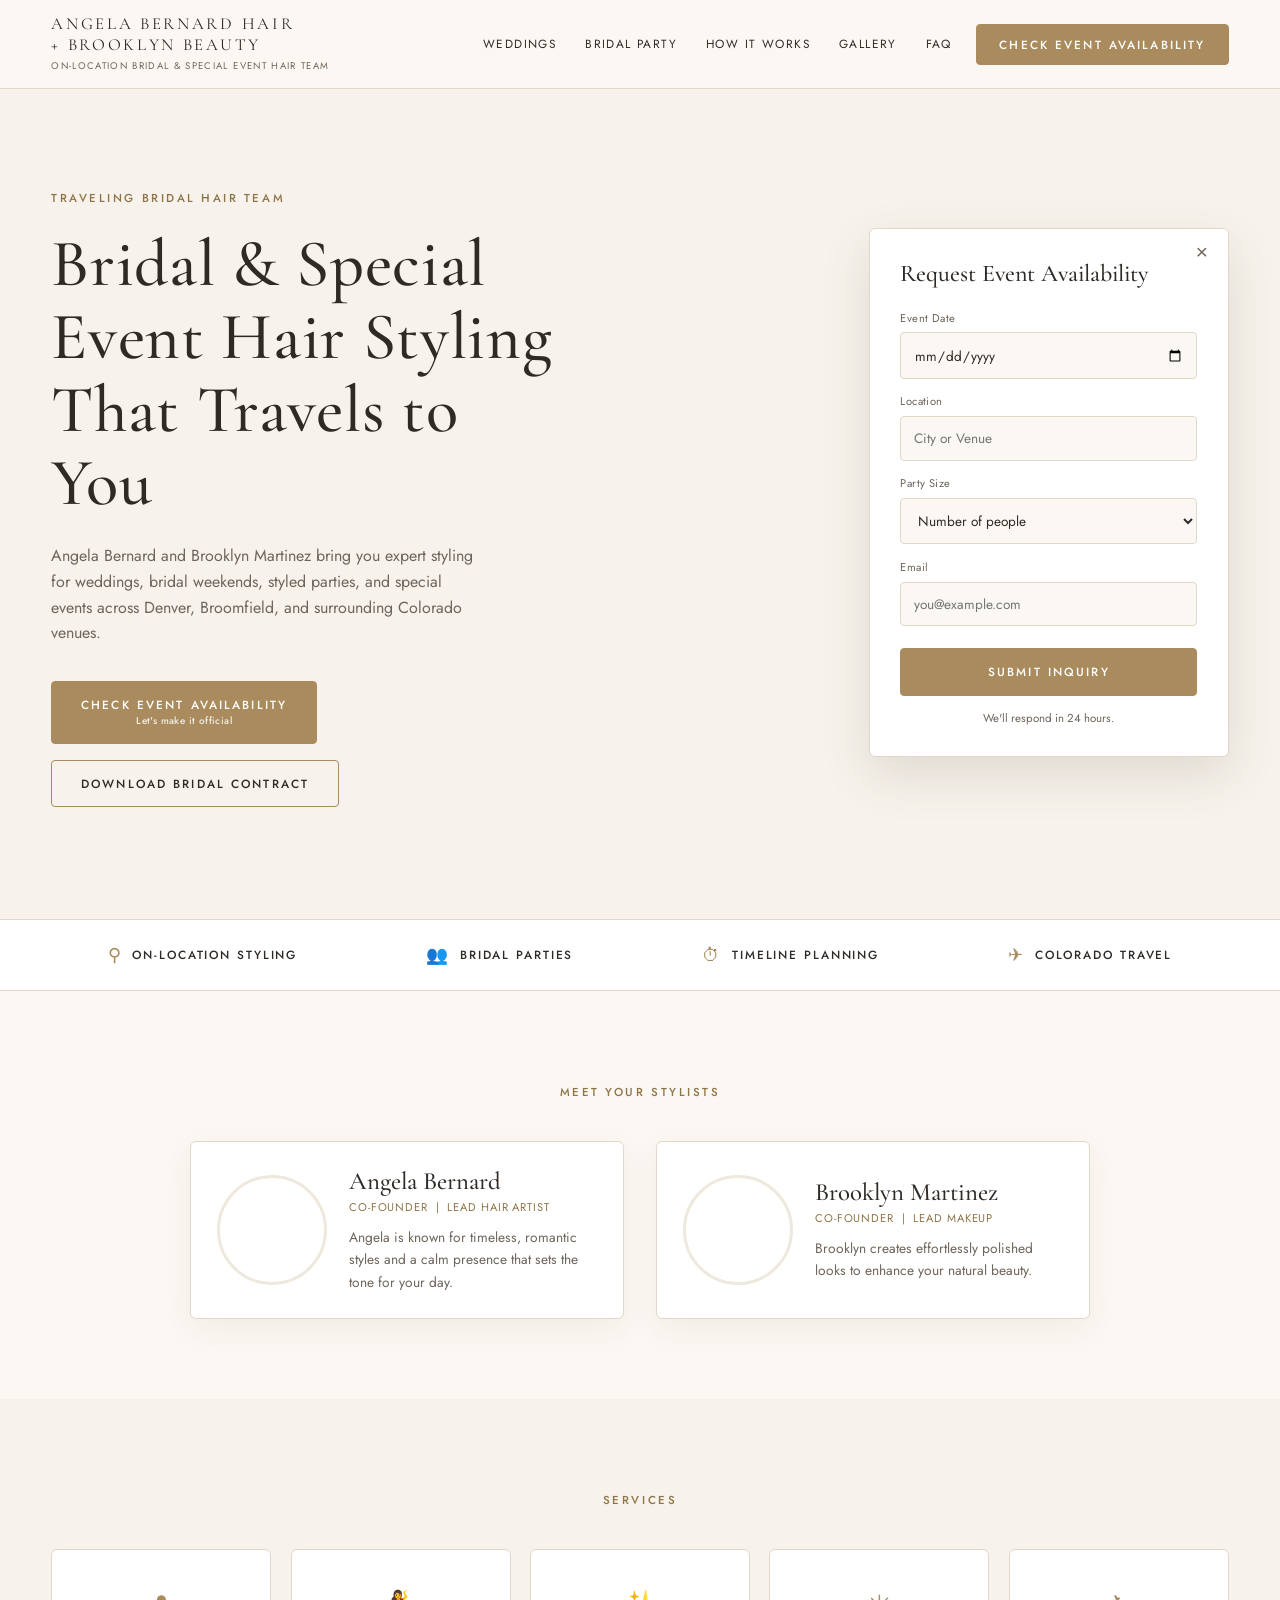
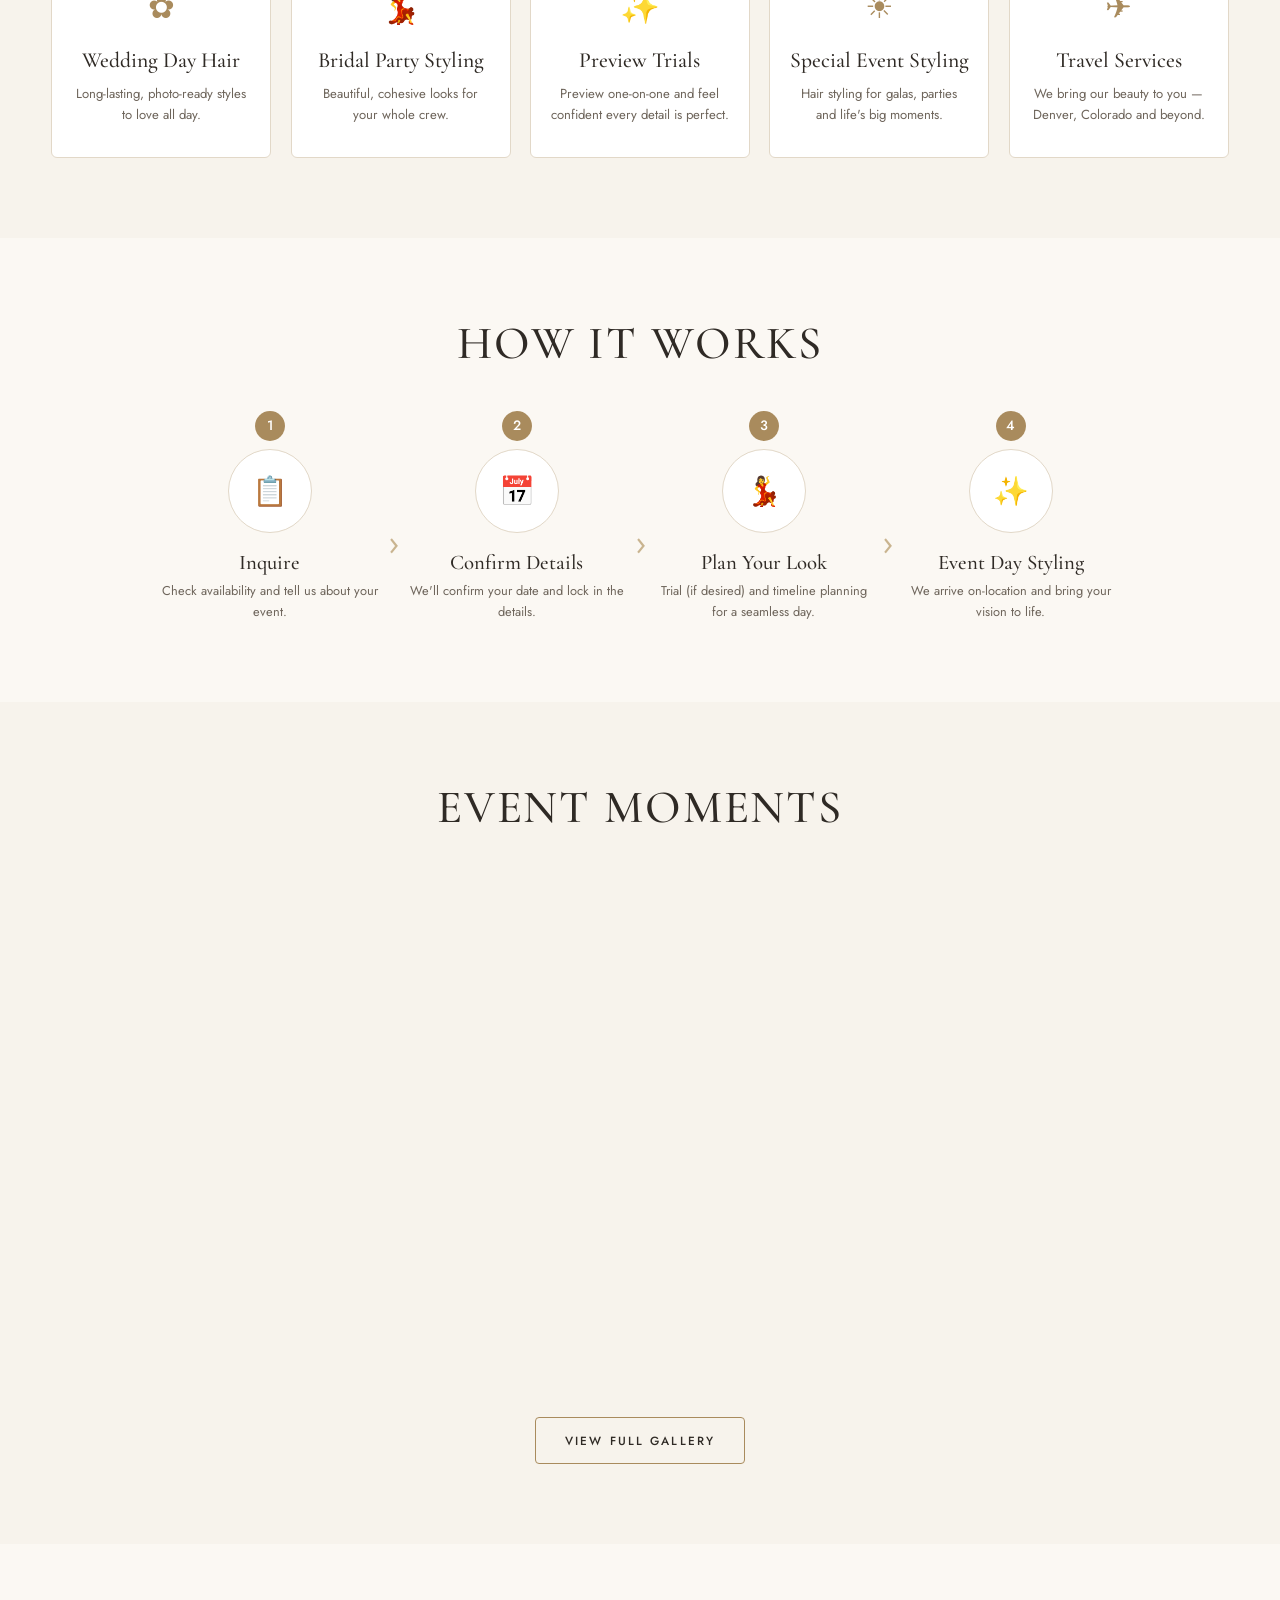
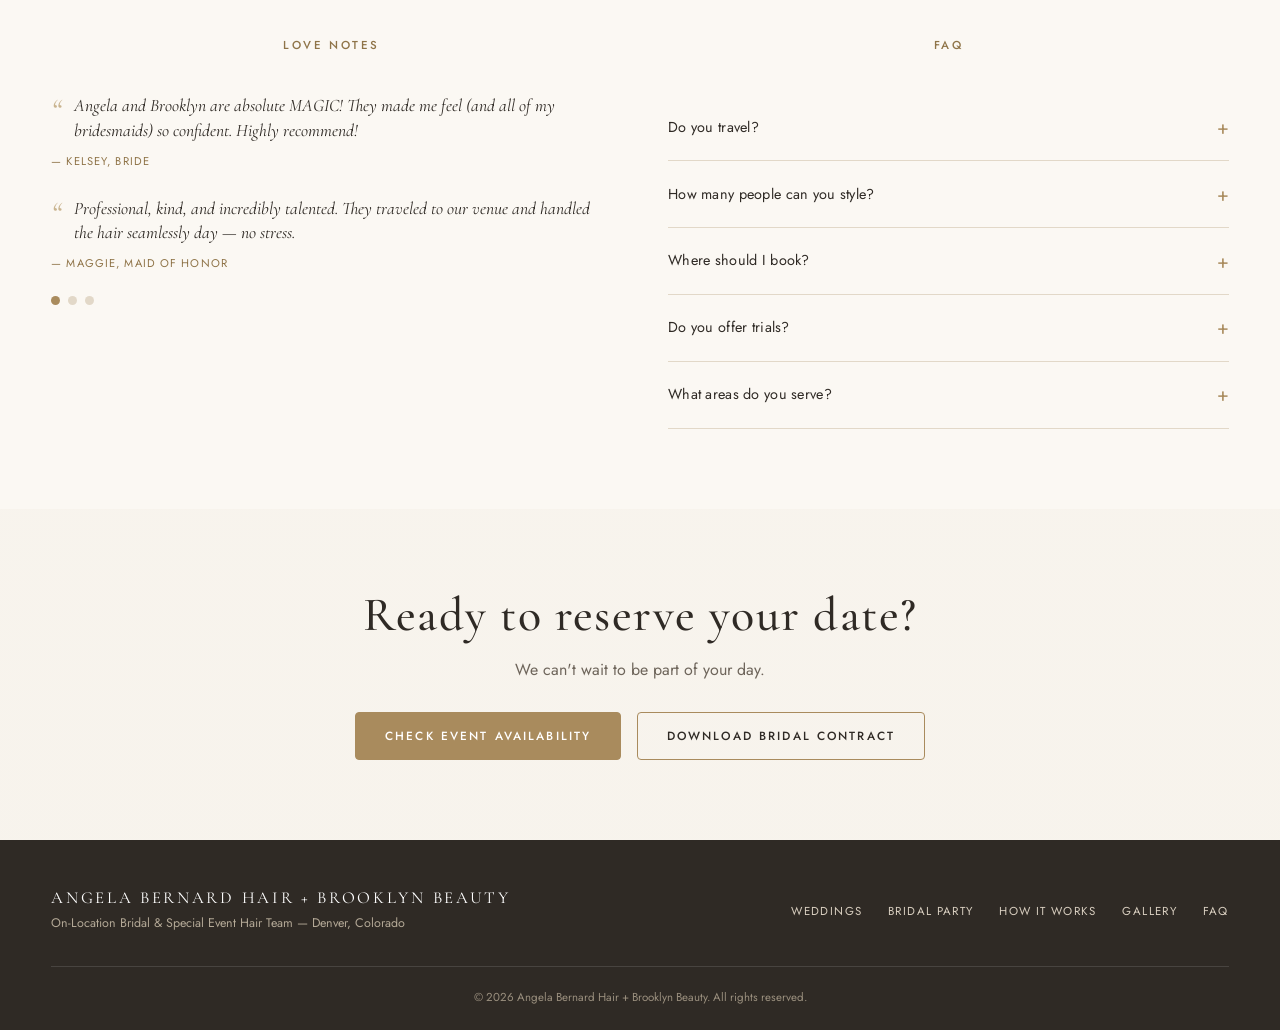
<file: index.html>
<!DOCTYPE html>
<html lang="en">
<head>
  <meta charset="UTF-8" />
  <meta name="viewport" content="width=device-width, initial-scale=1.0" />
  <title>Angela Bernard Hair + Brooklyn Beauty — On-Location Bridal &amp; Special Event Hair</title>
  <meta name="description" content="Angela Bernard and Brooklyn Martinez bring expert on-location hair and makeup styling for weddings, bridal weekends, styled parties, and special events across Denver, Broomfield, and surrounding Colorado venues." />
  <link rel="preconnect" href="https://fonts.googleapis.com" />
  <link rel="preconnect" href="https://fonts.gstatic.com" crossorigin />
  <link href="https://fonts.googleapis.com/css2?family=Cormorant+Garamond:ital,wght@0,400;0,500;0,600;1,400&family=Jost:wght@300;400;500;600&display=swap" rel="stylesheet" />
  <link rel="stylesheet" href="styles.css" />
</head>
<body>
  <!-- Header -->
  <header class="site-header" id="top">
    <div class="container header-inner">
      <a href="#top" class="brand">
        <span class="brand-name">Angela Bernard Hair<br />+ Brooklyn Beauty</span>
        <span class="brand-tag">On-Location Bridal &amp; Special Event Hair Team</span>
      </a>
      <nav class="main-nav" aria-label="Primary">
        <a href="#weddings">Weddings</a>
        <a href="#services">Bridal Party</a>
        <a href="#how-it-works">How It Works</a>
        <a href="#gallery">Gallery</a>
        <a href="#faq">FAQ</a>
      </nav>
      <a href="#availability" class="btn btn-solid header-cta">Check Event Availability</a>
      <button class="nav-toggle" aria-label="Open menu" aria-expanded="false">
        <span></span><span></span><span></span>
      </button>
    </div>
  </header>

  <!-- Hero -->
  <section class="hero">
    <div class="hero-media" role="img" aria-label="Bridal party getting their hair styled on location"></div>
    <div class="hero-overlay"></div>
    <div class="container hero-grid">
      <div class="hero-copy">
        <p class="eyebrow">Traveling Bridal Hair Team</p>
        <h1>Bridal &amp; Special Event Hair Styling That Travels to You</h1>
        <p class="hero-lead">
          Angela Bernard and Brooklyn Martinez bring you expert styling for weddings, bridal
          weekends, styled parties, and special events across Denver, Broomfield, and
          surrounding Colorado venues.
        </p>
        <div class="hero-actions">
          <a href="#availability" class="btn btn-solid">
            Check Event Availability
            <span class="btn-sub">Let's make it official</span>
          </a>
          <a href="#contract" class="btn btn-outline">Download Bridal Contract</a>
        </div>
      </div>

      <!-- Inquiry form -->
      <form class="inquiry-card" id="availability" novalidate>
        <button type="button" class="card-close" aria-label="Close">&times;</button>
        <h2 class="inquiry-title">Request Event Availability</h2>

        <label for="event-date">Event Date</label>
        <input type="date" id="event-date" name="event-date" />

        <label for="location">Location</label>
        <input type="text" id="location" name="location" placeholder="City or Venue" />

        <label for="party-size">Party Size</label>
        <select id="party-size" name="party-size">
          <option value="" disabled selected>Number of people</option>
          <option>1 (Bride / Individual)</option>
          <option>2–4</option>
          <option>5–8</option>
          <option>9–12</option>
          <option>13+</option>
        </select>

        <label for="email">Email</label>
        <input type="email" id="email" name="email" placeholder="you@example.com" />

        <button type="submit" class="btn btn-solid btn-block">Submit Inquiry</button>
        <p class="inquiry-note">We'll respond in 24 hours.</p>
      </form>
    </div>

    <!-- Feature bar -->
    <div class="feature-bar">
      <div class="container feature-bar-inner">
        <div class="feature"><span class="feature-icon">&#9906;</span> On-Location Styling</div>
        <div class="feature"><span class="feature-icon">&#128101;</span> Bridal Parties</div>
        <div class="feature"><span class="feature-icon">&#9201;</span> Timeline Planning</div>
        <div class="feature"><span class="feature-icon">&#9992;</span> Colorado Travel</div>
      </div>
    </div>
  </section>

  <!-- Meet Your Stylists -->
  <section class="stylists" id="weddings">
    <div class="container">
      <p class="section-label">Meet Your Stylists</p>
      <div class="stylist-grid">
        <article class="stylist-card">
          <div class="stylist-photo stylist-photo--angela" role="img" aria-label="Angela Bernard"></div>
          <div class="stylist-info">
            <h3>Angela Bernard</h3>
            <p class="stylist-role">Co-Founder &nbsp;|&nbsp; Lead Hair Artist</p>
            <p class="stylist-bio">
              Angela is known for timeless, romantic styles and a calm presence that sets the
              tone for your day.
            </p>
          </div>
        </article>
        <article class="stylist-card">
          <div class="stylist-photo stylist-photo--brooklyn" role="img" aria-label="Brooklyn Martinez"></div>
          <div class="stylist-info">
            <h3>Brooklyn Martinez</h3>
            <p class="stylist-role">Co-Founder &nbsp;|&nbsp; Lead Makeup</p>
            <p class="stylist-bio">
              Brooklyn creates effortlessly polished looks to enhance your natural beauty.
            </p>
          </div>
        </article>
      </div>
    </div>
  </section>

  <!-- Services -->
  <section class="services" id="services">
    <div class="container">
      <p class="section-label">Services</p>
      <div class="service-grid">
        <article class="service-card">
          <div class="service-icon">&#10047;</div>
          <h3>Wedding Day Hair</h3>
          <p>Long-lasting, photo-ready styles to love all day.</p>
        </article>
        <article class="service-card">
          <div class="service-icon">&#128131;</div>
          <h3>Bridal Party Styling</h3>
          <p>Beautiful, cohesive looks for your whole crew.</p>
        </article>
        <article class="service-card">
          <div class="service-icon">&#10024;</div>
          <h3>Preview Trials</h3>
          <p>Preview one-on-one and feel confident every detail is perfect.</p>
        </article>
        <article class="service-card">
          <div class="service-icon">&#9728;</div>
          <h3>Special Event Styling</h3>
          <p>Hair styling for galas, parties and life's big moments.</p>
        </article>
        <article class="service-card">
          <div class="service-icon">&#9992;</div>
          <h3>Travel Services</h3>
          <p>We bring our beauty to you — Denver, Colorado and beyond.</p>
        </article>
      </div>
    </div>
  </section>

  <!-- How It Works -->
  <section class="how-it-works" id="how-it-works">
    <div class="container">
      <h2 class="section-heading">How It Works</h2>
      <div class="steps">
        <div class="step">
          <span class="step-num">1</span>
          <div class="step-icon">&#128203;</div>
          <h3>Inquire</h3>
          <p>Check availability and tell us about your event.</p>
        </div>
        <div class="step-arrow">&rsaquo;</div>
        <div class="step">
          <span class="step-num">2</span>
          <div class="step-icon">&#128197;</div>
          <h3>Confirm Details</h3>
          <p>We'll confirm your date and lock in the details.</p>
        </div>
        <div class="step-arrow">&rsaquo;</div>
        <div class="step">
          <span class="step-num">3</span>
          <div class="step-icon">&#128131;</div>
          <h3>Plan Your Look</h3>
          <p>Trial (if desired) and timeline planning for a seamless day.</p>
        </div>
        <div class="step-arrow">&rsaquo;</div>
        <div class="step">
          <span class="step-num">4</span>
          <div class="step-icon">&#10024;</div>
          <h3>Event Day Styling</h3>
          <p>We arrive on-location and bring your vision to life.</p>
        </div>
      </div>
    </div>
  </section>

  <!-- Gallery -->
  <section class="gallery" id="gallery">
    <div class="container">
      <h2 class="section-heading">Event Moments</h2>
      <div class="gallery-grid">
        <div class="gallery-item g1"></div>
        <div class="gallery-item g2"></div>
        <div class="gallery-item g3"></div>
        <div class="gallery-item g4"></div>
        <div class="gallery-item g5"></div>
        <div class="gallery-item g6"></div>
      </div>
      <div class="gallery-cta">
        <a href="#availability" class="btn btn-outline">View Full Gallery</a>
      </div>
    </div>
  </section>

  <!-- Love Notes + FAQ -->
  <section class="notes-faq">
    <div class="container notes-faq-grid">
      <div class="love-notes">
        <p class="section-label">Love Notes</p>
        <div class="testimonials">
          <figure class="testimonial">
            <blockquote>
              Angela and Brooklyn are absolute MAGIC! They made me feel (and all of my
              bridesmaids) so confident. Highly recommend!
            </blockquote>
            <figcaption>— Kelsey, Bride</figcaption>
          </figure>
          <figure class="testimonial">
            <blockquote>
              Professional, kind, and incredibly talented. They traveled to our venue and
              handled the hair seamlessly day — no stress.
            </blockquote>
            <figcaption>— Maggie, Maid of Honor</figcaption>
          </figure>
        </div>
        <div class="dots" aria-hidden="true">
          <span class="dot active"></span><span class="dot"></span><span class="dot"></span>
        </div>
      </div>

      <div class="faq" id="faq">
        <p class="section-label">FAQ</p>
        <div class="accordion">
          <details>
            <summary>Do you travel?</summary>
            <p>Yes! We're a fully on-location team serving Denver, Broomfield, and venues across Colorado. Travel beyond our home area can be arranged — just ask.</p>
          </details>
          <details>
            <summary>How many people can you style?</summary>
            <p>From the bride alone to a full bridal party of 13+. Larger parties may add a second stylist to keep your timeline on track.</p>
          </details>
          <details>
            <summary>Where should I book?</summary>
            <p>Start by requesting availability above. Once your date is confirmed, we'll send a contract to lock everything in.</p>
          </details>
          <details>
            <summary>Do you offer trials?</summary>
            <p>Absolutely. A preview trial lets us perfect your look and plan the timeline before the big day.</p>
          </details>
          <details>
            <summary>What areas do you serve?</summary>
            <p>Denver, Broomfield, and surrounding Colorado communities, plus destination requests on a case-by-case basis.</p>
          </details>
        </div>
      </div>
    </div>
  </section>

  <!-- Final CTA -->
  <section class="final-cta" id="contract">
    <div class="container">
      <h2>Ready to reserve your date?</h2>
      <p>We can't wait to be part of your day.</p>
      <div class="hero-actions center">
        <a href="#availability" class="btn btn-solid">Check Event Availability</a>
        <a href="#availability" class="btn btn-outline">Download Bridal Contract</a>
      </div>
    </div>
  </section>

  <!-- Footer -->
  <footer class="site-footer">
    <div class="container footer-inner">
      <div class="footer-brand">
        <span class="brand-name">Angela Bernard Hair + Brooklyn Beauty</span>
        <p>On-Location Bridal &amp; Special Event Hair Team — Denver, Colorado</p>
      </div>
      <nav class="footer-nav" aria-label="Footer">
        <a href="#weddings">Weddings</a>
        <a href="#services">Bridal Party</a>
        <a href="#how-it-works">How It Works</a>
        <a href="#gallery">Gallery</a>
        <a href="#faq">FAQ</a>
      </nav>
    </div>
    <div class="container footer-bottom">
      <p>&copy; <span id="year"></span> Angela Bernard Hair + Brooklyn Beauty. All rights reserved.</p>
    </div>
  </footer>

  <script src="script.js"></script>
</body>
</html>
</file>
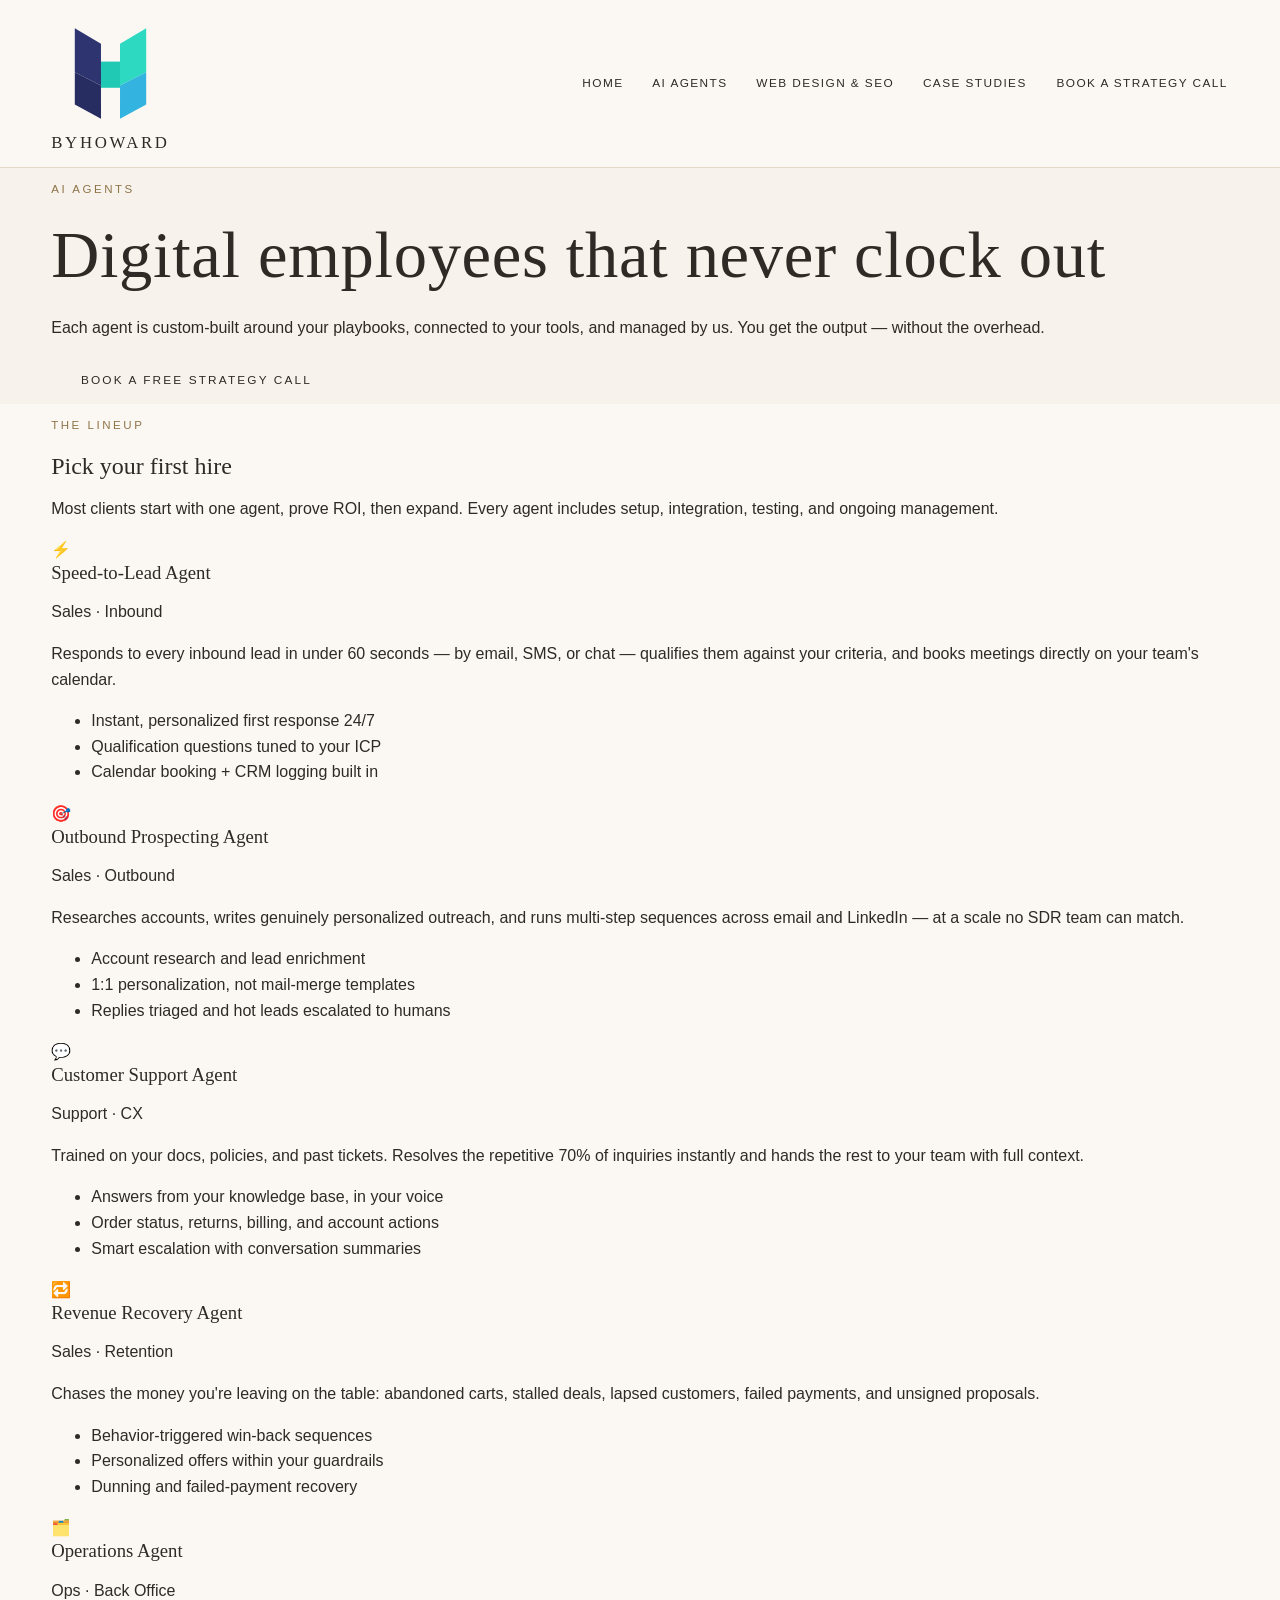
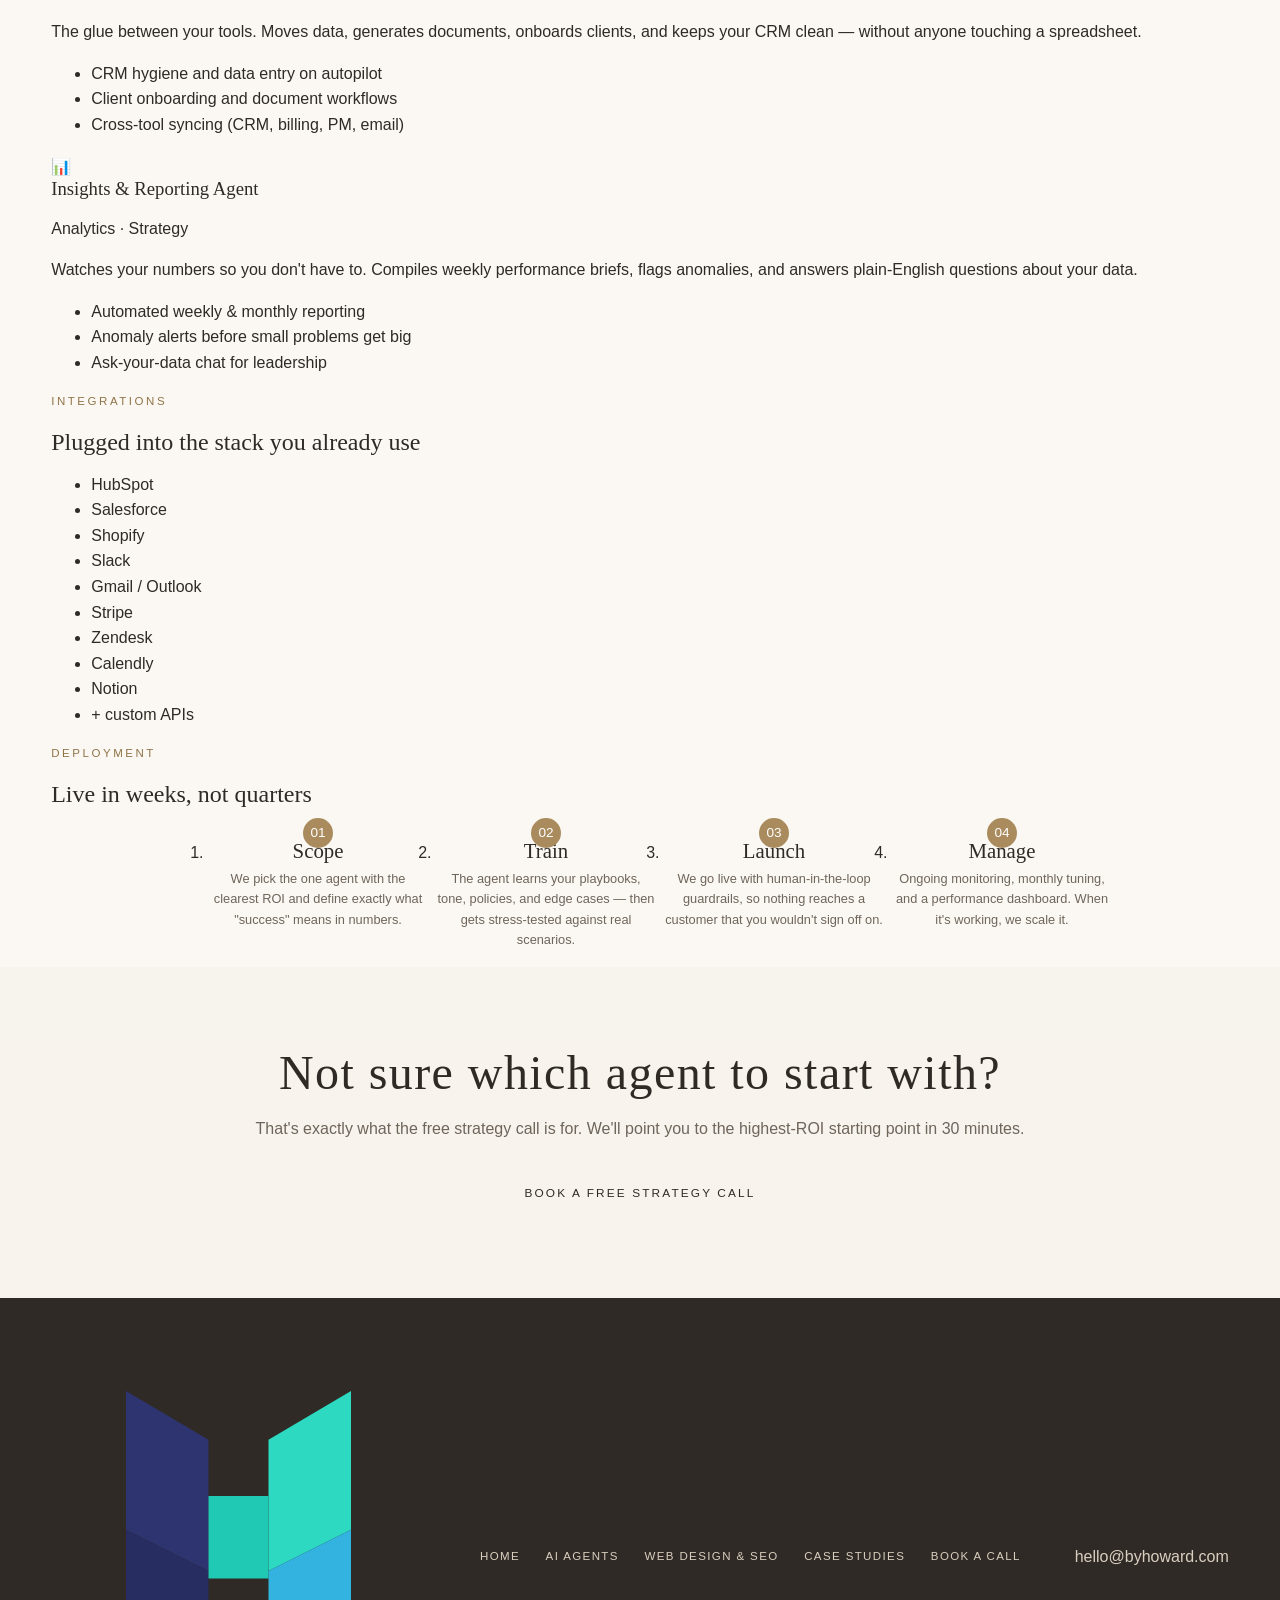
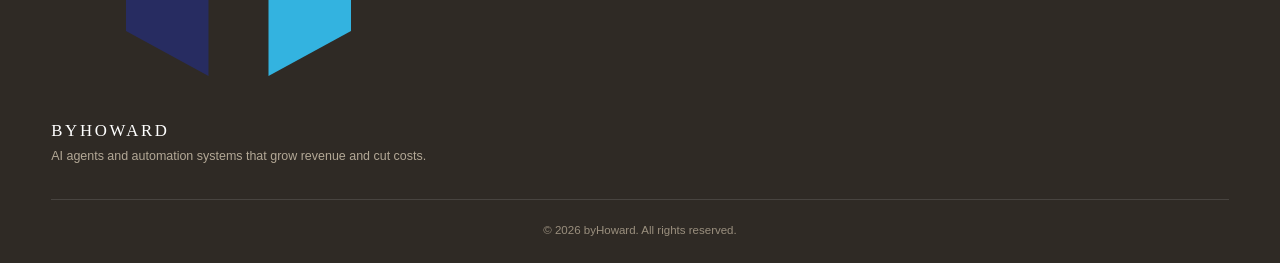
<file: agents.html>
<!DOCTYPE html>
<html lang="en">
<head>
  <meta charset="UTF-8" />
  <meta name="viewport" content="width=device-width, initial-scale=1.0" />
  <title>AI Agents — byHoward | Sales, Support &amp; Operations Agents</title>
  <meta name="description" content="Explore byHoward's AI agents: lead response, sales outreach, customer support, operations, and analytics agents built and managed for your business." />
  <link rel="icon" type="image/svg+xml" href="assets/logo.svg" />
  <link rel="preconnect" href="https://fonts.googleapis.com" />
  <link rel="preconnect" href="https://fonts.gstatic.com" crossorigin />
  <link href="https://fonts.googleapis.com/css2?family=Sora:wght@400;500;600;700;800&family=Inter:wght@300;400;500;600&display=swap" rel="stylesheet" />
  <link rel="stylesheet" href="styles.css" />
</head>
<body>

  <!-- Header -->
  <header class="site-header" id="top">
    <div class="container header-inner">
      <a href="index.html" class="brand">
        <img src="assets/logo.svg" alt="byHoward logo" class="brand-logo" />
        <span class="brand-name">by<span class="accent">Howard</span></span>
      </a>
      <nav class="main-nav" aria-label="Main navigation">
        <a href="index.html" class="nav-link">Home</a>
        <a href="agents.html" class="nav-link active">AI Agents</a>
        <a href="web-design-seo.html" class="nav-link">Web Design &amp; SEO</a>
        <a href="case-studies.html" class="nav-link">Case Studies</a>
        <a href="index.html#book" class="btn btn-primary btn-sm nav-cta">Book a Strategy Call</a>
      </nav>
      <button class="nav-toggle" aria-label="Toggle navigation" aria-expanded="false">
        <span></span><span></span><span></span>
      </button>
    </div>
  </header>

  <main>
    <!-- ============ PAGE HERO ============ -->
    <section class="hero hero-sub">
      <div class="hero-glow" aria-hidden="true"></div>
      <div class="container hero-inner">
        <p class="eyebrow reveal">AI Agents</p>
        <h1 class="reveal">Digital employees that <span class="gradient-text">never clock out</span></h1>
        <p class="lede reveal">Each agent is custom-built around your playbooks, connected to your tools, and managed by us. You get the output — without the overhead.</p>
        <div class="hero-ctas reveal">
          <a href="index.html#book" class="btn btn-primary btn-lg">Book a Free Strategy Call</a>
        </div>
      </div>
    </section>

    <!-- ============ AGENT GRID ============ -->
    <section class="section agents">
      <div class="container">
        <div class="section-head reveal">
          <p class="eyebrow">The Lineup</p>
          <h2>Pick your first hire</h2>
          <p class="section-sub">Most clients start with one agent, prove ROI, then expand. Every agent includes setup, integration, testing, and ongoing management.</p>
        </div>
        <div class="grid grid-2 agent-grid">

          <article class="card agent-card reveal">
            <div class="agent-head">
              <div class="card-icon">⚡</div>
              <div>
                <h3>Speed-to-Lead Agent</h3>
                <p class="agent-tag">Sales &middot; Inbound</p>
              </div>
            </div>
            <p>Responds to every inbound lead in under 60 seconds — by email, SMS, or chat — qualifies them against your criteria, and books meetings directly on your team's calendar.</p>
            <ul class="check-list">
              <li>Instant, personalized first response 24/7</li>
              <li>Qualification questions tuned to your ICP</li>
              <li>Calendar booking + CRM logging built in</li>
            </ul>
          </article>

          <article class="card agent-card reveal">
            <div class="agent-head">
              <div class="card-icon">🎯</div>
              <div>
                <h3>Outbound Prospecting Agent</h3>
                <p class="agent-tag">Sales &middot; Outbound</p>
              </div>
            </div>
            <p>Researches accounts, writes genuinely personalized outreach, and runs multi-step sequences across email and LinkedIn — at a scale no SDR team can match.</p>
            <ul class="check-list">
              <li>Account research and lead enrichment</li>
              <li>1:1 personalization, not mail-merge templates</li>
              <li>Replies triaged and hot leads escalated to humans</li>
            </ul>
          </article>

          <article class="card agent-card reveal">
            <div class="agent-head">
              <div class="card-icon">💬</div>
              <div>
                <h3>Customer Support Agent</h3>
                <p class="agent-tag">Support &middot; CX</p>
              </div>
            </div>
            <p>Trained on your docs, policies, and past tickets. Resolves the repetitive 70% of inquiries instantly and hands the rest to your team with full context.</p>
            <ul class="check-list">
              <li>Answers from your knowledge base, in your voice</li>
              <li>Order status, returns, billing, and account actions</li>
              <li>Smart escalation with conversation summaries</li>
            </ul>
          </article>

          <article class="card agent-card reveal">
            <div class="agent-head">
              <div class="card-icon">🔁</div>
              <div>
                <h3>Revenue Recovery Agent</h3>
                <p class="agent-tag">Sales &middot; Retention</p>
              </div>
            </div>
            <p>Chases the money you're leaving on the table: abandoned carts, stalled deals, lapsed customers, failed payments, and unsigned proposals.</p>
            <ul class="check-list">
              <li>Behavior-triggered win-back sequences</li>
              <li>Personalized offers within your guardrails</li>
              <li>Dunning and failed-payment recovery</li>
            </ul>
          </article>

          <article class="card agent-card reveal">
            <div class="agent-head">
              <div class="card-icon">🗂️</div>
              <div>
                <h3>Operations Agent</h3>
                <p class="agent-tag">Ops &middot; Back Office</p>
              </div>
            </div>
            <p>The glue between your tools. Moves data, generates documents, onboards clients, and keeps your CRM clean — without anyone touching a spreadsheet.</p>
            <ul class="check-list">
              <li>CRM hygiene and data entry on autopilot</li>
              <li>Client onboarding and document workflows</li>
              <li>Cross-tool syncing (CRM, billing, PM, email)</li>
            </ul>
          </article>

          <article class="card agent-card reveal">
            <div class="agent-head">
              <div class="card-icon">📊</div>
              <div>
                <h3>Insights &amp; Reporting Agent</h3>
                <p class="agent-tag">Analytics &middot; Strategy</p>
              </div>
            </div>
            <p>Watches your numbers so you don't have to. Compiles weekly performance briefs, flags anomalies, and answers plain-English questions about your data.</p>
            <ul class="check-list">
              <li>Automated weekly &amp; monthly reporting</li>
              <li>Anomaly alerts before small problems get big</li>
              <li>Ask-your-data chat for leadership</li>
            </ul>
          </article>

        </div>
      </div>
    </section>

    <!-- ============ INTEGRATIONS ============ -->
    <section class="section alt-bg">
      <div class="container">
        <div class="section-head reveal">
          <p class="eyebrow">Integrations</p>
          <h2>Plugged into the stack you already use</h2>
        </div>
        <ul class="trust-logos integrations reveal">
          <li>HubSpot</li>
          <li>Salesforce</li>
          <li>Shopify</li>
          <li>Slack</li>
          <li>Gmail / Outlook</li>
          <li>Stripe</li>
          <li>Zendesk</li>
          <li>Calendly</li>
          <li>Notion</li>
          <li>+ custom APIs</li>
        </ul>
      </div>
    </section>

    <!-- ============ DEPLOYMENT ============ -->
    <section class="section process">
      <div class="container">
        <div class="section-head reveal">
          <p class="eyebrow">Deployment</p>
          <h2>Live in weeks, not quarters</h2>
        </div>
        <ol class="steps">
          <li class="step reveal">
            <span class="step-num">01</span>
            <h3>Scope</h3>
            <p>We pick the one agent with the clearest ROI and define exactly what "success" means in numbers.</p>
          </li>
          <li class="step reveal">
            <span class="step-num">02</span>
            <h3>Train</h3>
            <p>The agent learns your playbooks, tone, policies, and edge cases — then gets stress-tested against real scenarios.</p>
          </li>
          <li class="step reveal">
            <span class="step-num">03</span>
            <h3>Launch</h3>
            <p>We go live with human-in-the-loop guardrails, so nothing reaches a customer that you wouldn't sign off on.</p>
          </li>
          <li class="step reveal">
            <span class="step-num">04</span>
            <h3>Manage</h3>
            <p>Ongoing monitoring, monthly tuning, and a performance dashboard. When it's working, we scale it.</p>
          </li>
        </ol>
      </div>
    </section>

    <!-- ============ FINAL CTA ============ -->
    <section class="final-cta">
      <div class="container reveal">
        <h2>Not sure which agent to start with?</h2>
        <p>That's exactly what the free strategy call is for. We'll point you to the highest-ROI starting point in 30 minutes.</p>
        <a href="index.html#book" class="btn btn-primary btn-lg">Book a Free Strategy Call</a>
      </div>
    </section>
  </main>

  <!-- Footer -->
  <footer class="site-footer">
    <div class="container footer-inner">
      <div class="footer-brand">
        <a href="index.html" class="brand">
          <img src="assets/logo.svg" alt="byHoward logo" class="brand-logo" />
          <span class="brand-name">by<span class="accent">Howard</span></span>
        </a>
        <p>AI agents and automation systems that grow revenue and cut costs.</p>
      </div>
      <nav class="footer-nav" aria-label="Footer navigation">
        <a href="index.html">Home</a>
        <a href="agents.html">AI Agents</a>
        <a href="web-design-seo.html">Web Design &amp; SEO</a>
        <a href="case-studies.html">Case Studies</a>
        <a href="index.html#book">Book a Call</a>
      </nav>
      <div class="footer-contact">
        <p><a href="mailto:hello@byhoward.com">hello@byhoward.com</a></p>
      </div>
    </div>
    <div class="container footer-bottom">
      <p>&copy; <span id="year"></span> byHoward. All rights reserved.</p>
    </div>
  </footer>

  <script src="script.js"></script>
</body>
</html>
</file>
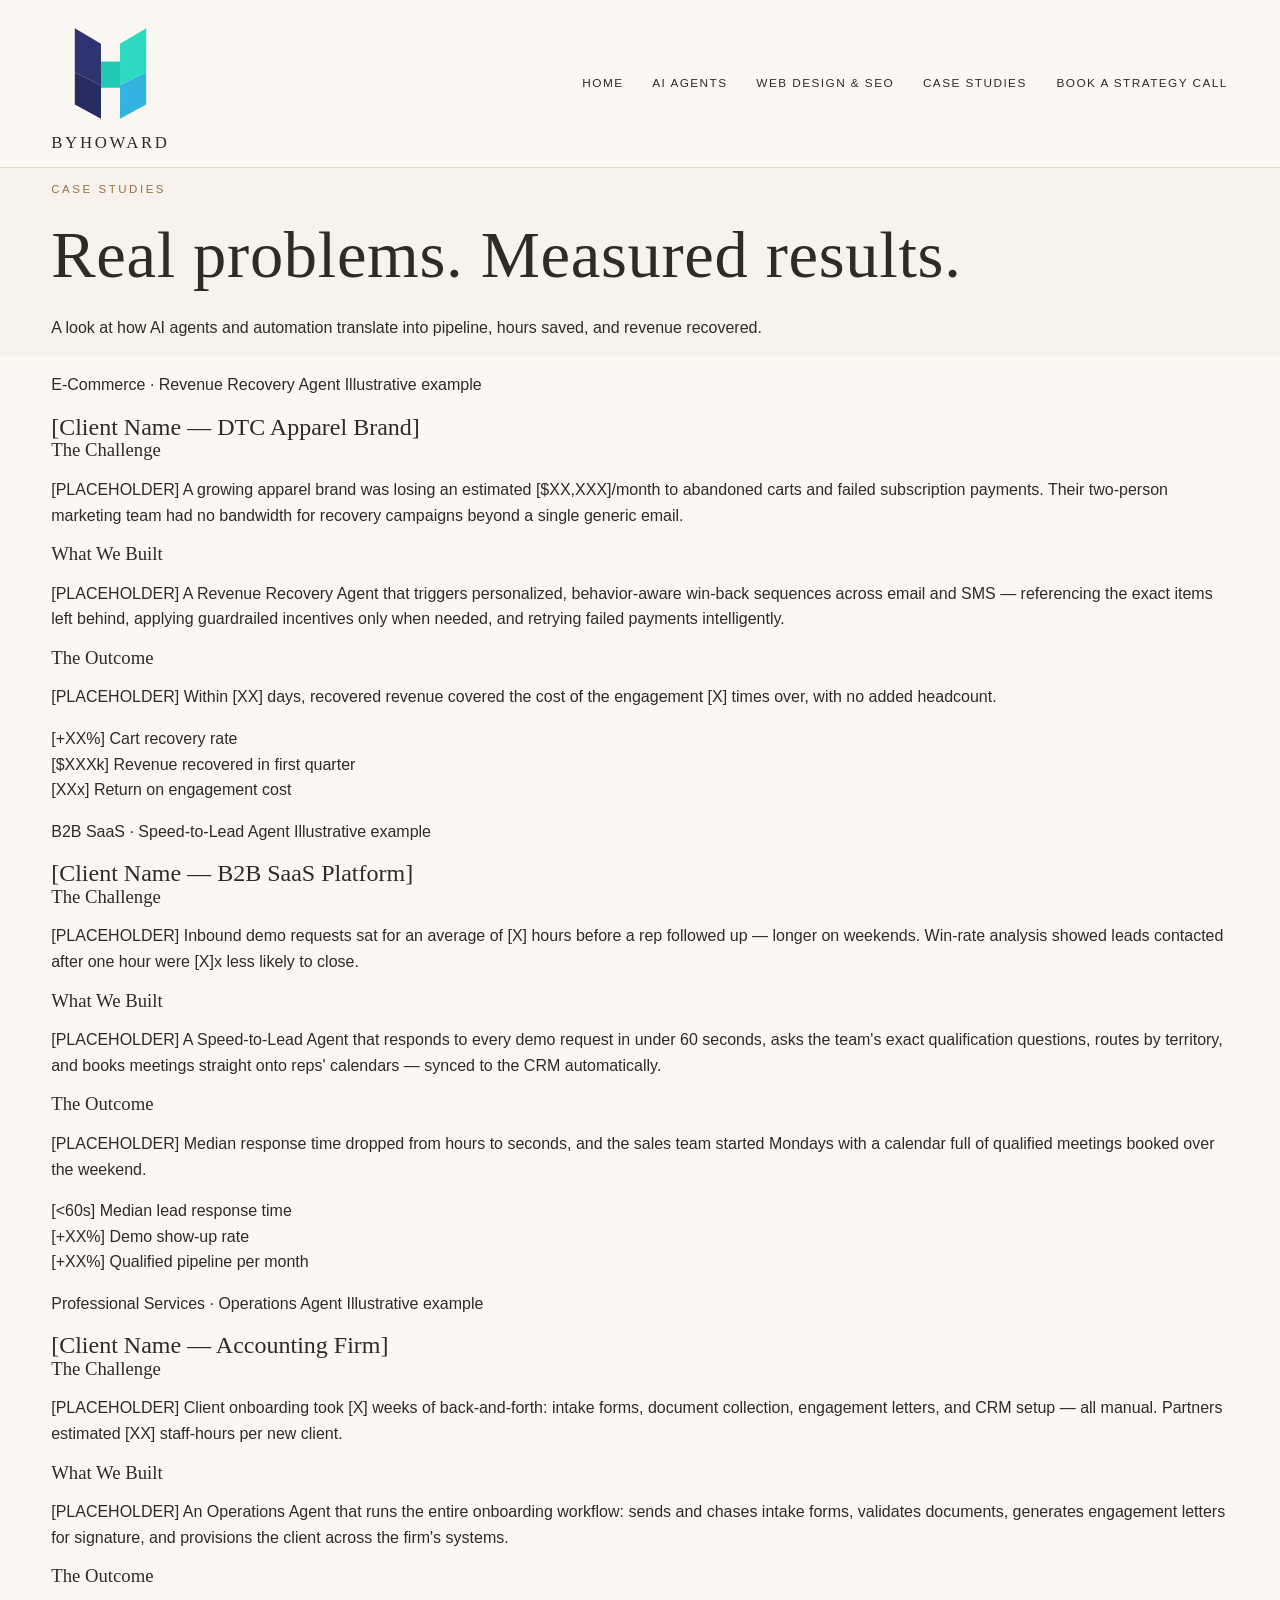
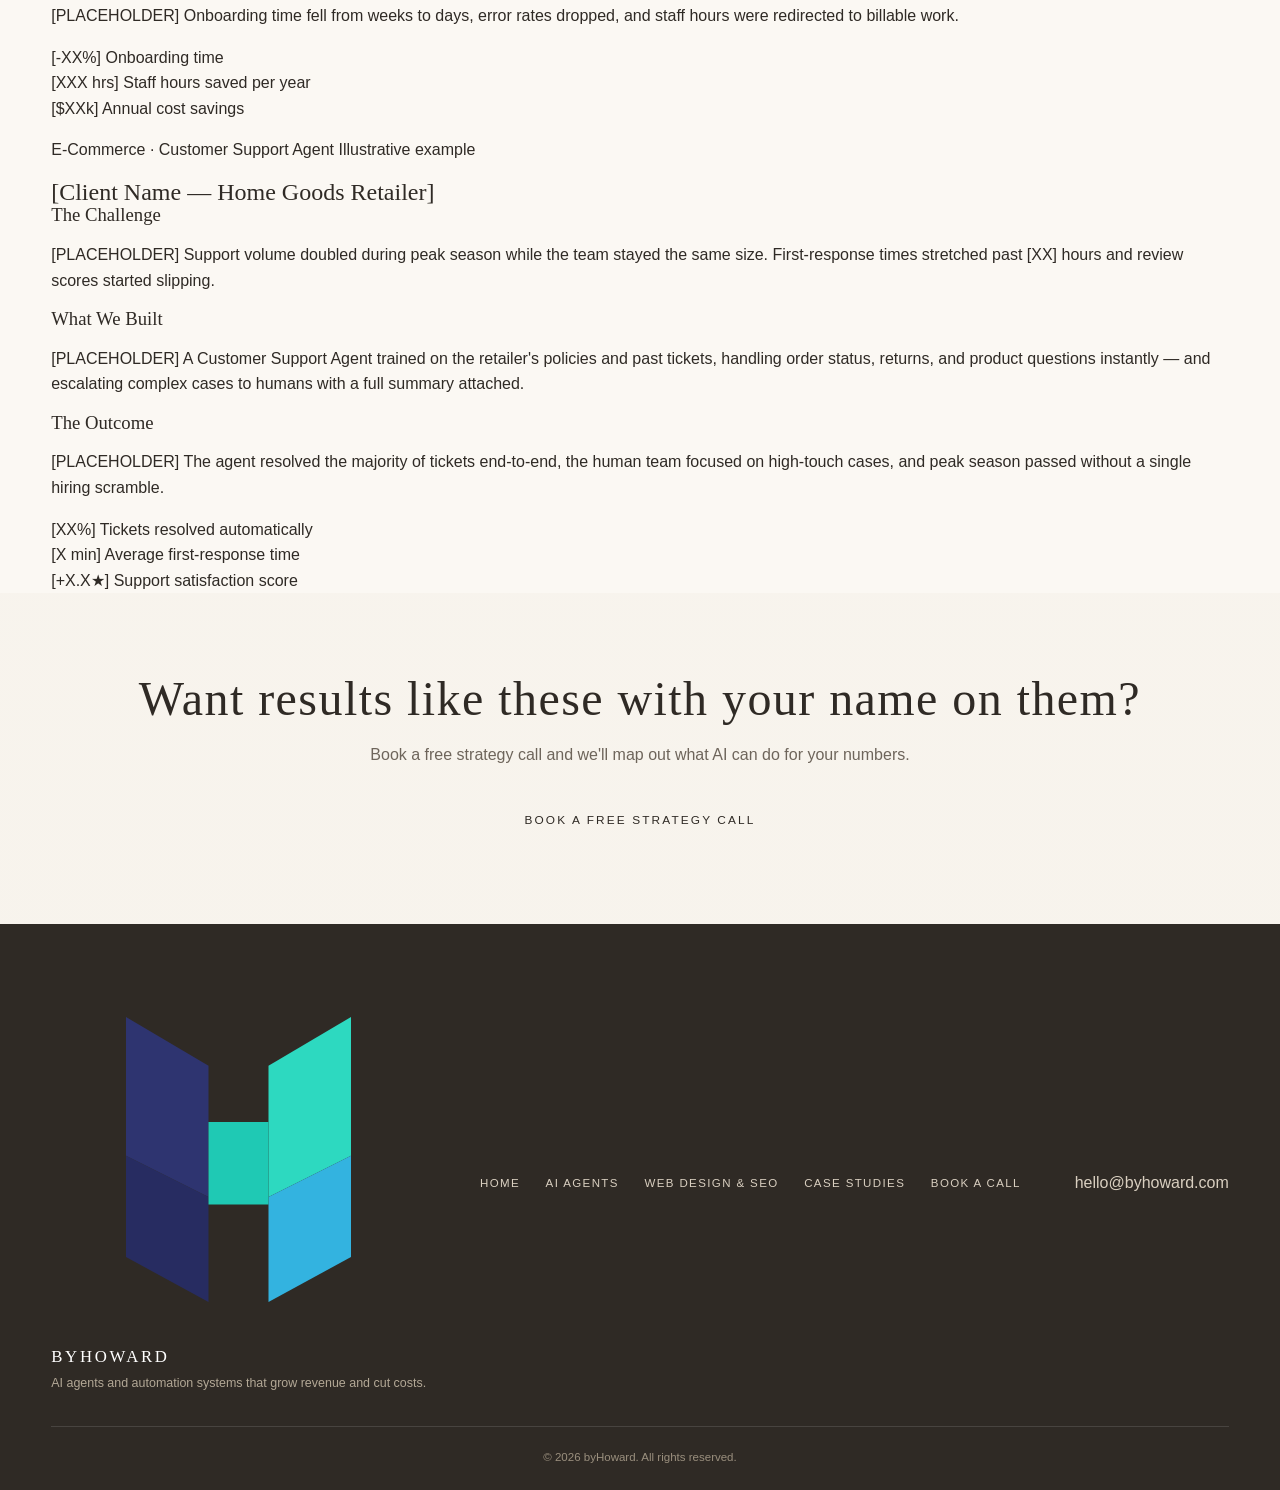
<file: case-studies.html>
<!DOCTYPE html>
<html lang="en">
<head>
  <meta charset="UTF-8" />
  <meta name="viewport" content="width=device-width, initial-scale=1.0" />
  <title>Case Studies — byHoward | AI Growth Results</title>
  <meta name="description" content="See how byHoward's AI agents and automation systems drive pipeline, cut response times, and recover revenue across industries." />
  <link rel="icon" type="image/svg+xml" href="assets/logo.svg" />
  <link rel="preconnect" href="https://fonts.googleapis.com" />
  <link rel="preconnect" href="https://fonts.gstatic.com" crossorigin />
  <link href="https://fonts.googleapis.com/css2?family=Sora:wght@400;500;600;700;800&family=Inter:wght@300;400;500;600&display=swap" rel="stylesheet" />
  <link rel="stylesheet" href="styles.css" />
</head>
<body>

  <!-- Header -->
  <header class="site-header" id="top">
    <div class="container header-inner">
      <a href="index.html" class="brand">
        <img src="assets/logo.svg" alt="byHoward logo" class="brand-logo" />
        <span class="brand-name">by<span class="accent">Howard</span></span>
      </a>
      <nav class="main-nav" aria-label="Main navigation">
        <a href="index.html" class="nav-link">Home</a>
        <a href="agents.html" class="nav-link">AI Agents</a>
        <a href="web-design-seo.html" class="nav-link">Web Design &amp; SEO</a>
        <a href="case-studies.html" class="nav-link active">Case Studies</a>
        <a href="index.html#book" class="btn btn-primary btn-sm nav-cta">Book a Strategy Call</a>
      </nav>
      <button class="nav-toggle" aria-label="Toggle navigation" aria-expanded="false">
        <span></span><span></span><span></span>
      </button>
    </div>
  </header>

  <main>
    <!-- ============ PAGE HERO ============ -->
    <section class="hero hero-sub">
      <div class="hero-glow" aria-hidden="true"></div>
      <div class="container hero-inner">
        <p class="eyebrow reveal">Case Studies</p>
        <h1 class="reveal">Real problems. <span class="gradient-text">Measured results.</span></h1>
        <p class="lede reveal">A look at how AI agents and automation translate into pipeline, hours saved, and revenue recovered.</p>
      </div>
    </section>

    <!--
      NOTE: The case studies below are FICTIONAL ILLUSTRATIVE EXAMPLES.
      All [BRACKETED] values are placeholders to be replaced with real
      client data as engagements complete. Update or remove the
      "Illustrative example" badges once real case studies are in place.
    -->

    <!-- ============ CASE STUDY 1 ============ -->
    <section class="section case-study">
      <div class="container">
        <article class="card cs-card reveal">
          <div class="cs-header">
            <div>
              <p class="agent-tag">E-Commerce &middot; Revenue Recovery Agent <span class="badge-fictional">Illustrative example</span></p>
              <h2>[Client Name — DTC Apparel Brand]</h2>
            </div>
          </div>
          <div class="cs-body">
            <div class="cs-text">
              <h3>The Challenge</h3>
              <p>[PLACEHOLDER] A growing apparel brand was losing an estimated [$XX,XXX]/month to abandoned carts and failed subscription payments. Their two-person marketing team had no bandwidth for recovery campaigns beyond a single generic email.</p>
              <h3>What We Built</h3>
              <p>[PLACEHOLDER] A Revenue Recovery Agent that triggers personalized, behavior-aware win-back sequences across email and SMS — referencing the exact items left behind, applying guardrailed incentives only when needed, and retrying failed payments intelligently.</p>
              <h3>The Outcome</h3>
              <p>[PLACEHOLDER] Within [XX] days, recovered revenue covered the cost of the engagement [X] times over, with no added headcount.</p>
            </div>
            <aside class="cs-stats">
              <div class="stat">
                <span class="stat-number">[+XX%]</span>
                <span class="stat-label">Cart recovery rate</span>
              </div>
              <div class="stat">
                <span class="stat-number">[$XXXk]</span>
                <span class="stat-label">Revenue recovered in first quarter</span>
              </div>
              <div class="stat">
                <span class="stat-number">[XXx]</span>
                <span class="stat-label">Return on engagement cost</span>
              </div>
            </aside>
          </div>
        </article>
      </div>
    </section>

    <!-- ============ CASE STUDY 2 ============ -->
    <section class="section case-study alt-bg">
      <div class="container">
        <article class="card cs-card reveal">
          <div class="cs-header">
            <div>
              <p class="agent-tag">B2B SaaS &middot; Speed-to-Lead Agent <span class="badge-fictional">Illustrative example</span></p>
              <h2>[Client Name — B2B SaaS Platform]</h2>
            </div>
          </div>
          <div class="cs-body">
            <div class="cs-text">
              <h3>The Challenge</h3>
              <p>[PLACEHOLDER] Inbound demo requests sat for an average of [X] hours before a rep followed up — longer on weekends. Win-rate analysis showed leads contacted after one hour were [X]x less likely to close.</p>
              <h3>What We Built</h3>
              <p>[PLACEHOLDER] A Speed-to-Lead Agent that responds to every demo request in under 60 seconds, asks the team's exact qualification questions, routes by territory, and books meetings straight onto reps' calendars — synced to the CRM automatically.</p>
              <h3>The Outcome</h3>
              <p>[PLACEHOLDER] Median response time dropped from hours to seconds, and the sales team started Mondays with a calendar full of qualified meetings booked over the weekend.</p>
            </div>
            <aside class="cs-stats">
              <div class="stat">
                <span class="stat-number">[&lt;60s]</span>
                <span class="stat-label">Median lead response time</span>
              </div>
              <div class="stat">
                <span class="stat-number">[+XX%]</span>
                <span class="stat-label">Demo show-up rate</span>
              </div>
              <div class="stat">
                <span class="stat-number">[+XX%]</span>
                <span class="stat-label">Qualified pipeline per month</span>
              </div>
            </aside>
          </div>
        </article>
      </div>
    </section>

    <!-- ============ CASE STUDY 3 ============ -->
    <section class="section case-study">
      <div class="container">
        <article class="card cs-card reveal">
          <div class="cs-header">
            <div>
              <p class="agent-tag">Professional Services &middot; Operations Agent <span class="badge-fictional">Illustrative example</span></p>
              <h2>[Client Name — Accounting Firm]</h2>
            </div>
          </div>
          <div class="cs-body">
            <div class="cs-text">
              <h3>The Challenge</h3>
              <p>[PLACEHOLDER] Client onboarding took [X] weeks of back-and-forth: intake forms, document collection, engagement letters, and CRM setup — all manual. Partners estimated [XX] staff-hours per new client.</p>
              <h3>What We Built</h3>
              <p>[PLACEHOLDER] An Operations Agent that runs the entire onboarding workflow: sends and chases intake forms, validates documents, generates engagement letters for signature, and provisions the client across the firm's systems.</p>
              <h3>The Outcome</h3>
              <p>[PLACEHOLDER] Onboarding time fell from weeks to days, error rates dropped, and staff hours were redirected to billable work.</p>
            </div>
            <aside class="cs-stats">
              <div class="stat">
                <span class="stat-number">[-XX%]</span>
                <span class="stat-label">Onboarding time</span>
              </div>
              <div class="stat">
                <span class="stat-number">[XXX hrs]</span>
                <span class="stat-label">Staff hours saved per year</span>
              </div>
              <div class="stat">
                <span class="stat-number">[$XXk]</span>
                <span class="stat-label">Annual cost savings</span>
              </div>
            </aside>
          </div>
        </article>
      </div>
    </section>

    <!-- ============ CASE STUDY 4 ============ -->
    <section class="section case-study alt-bg">
      <div class="container">
        <article class="card cs-card reveal">
          <div class="cs-header">
            <div>
              <p class="agent-tag">E-Commerce &middot; Customer Support Agent <span class="badge-fictional">Illustrative example</span></p>
              <h2>[Client Name — Home Goods Retailer]</h2>
            </div>
          </div>
          <div class="cs-body">
            <div class="cs-text">
              <h3>The Challenge</h3>
              <p>[PLACEHOLDER] Support volume doubled during peak season while the team stayed the same size. First-response times stretched past [XX] hours and review scores started slipping.</p>
              <h3>What We Built</h3>
              <p>[PLACEHOLDER] A Customer Support Agent trained on the retailer's policies and past tickets, handling order status, returns, and product questions instantly — and escalating complex cases to humans with a full summary attached.</p>
              <h3>The Outcome</h3>
              <p>[PLACEHOLDER] The agent resolved the majority of tickets end-to-end, the human team focused on high-touch cases, and peak season passed without a single hiring scramble.</p>
            </div>
            <aside class="cs-stats">
              <div class="stat">
                <span class="stat-number">[XX%]</span>
                <span class="stat-label">Tickets resolved automatically</span>
              </div>
              <div class="stat">
                <span class="stat-number">[X min]</span>
                <span class="stat-label">Average first-response time</span>
              </div>
              <div class="stat">
                <span class="stat-number">[+X.X★]</span>
                <span class="stat-label">Support satisfaction score</span>
              </div>
            </aside>
          </div>
        </article>
      </div>
    </section>

    <!-- ============ FINAL CTA ============ -->
    <section class="final-cta">
      <div class="container reveal">
        <h2>Want results like these with your name on them?</h2>
        <p>Book a free strategy call and we'll map out what AI can do for your numbers.</p>
        <a href="index.html#book" class="btn btn-primary btn-lg">Book a Free Strategy Call</a>
      </div>
    </section>
  </main>

  <!-- Footer -->
  <footer class="site-footer">
    <div class="container footer-inner">
      <div class="footer-brand">
        <a href="index.html" class="brand">
          <img src="assets/logo.svg" alt="byHoward logo" class="brand-logo" />
          <span class="brand-name">by<span class="accent">Howard</span></span>
        </a>
        <p>AI agents and automation systems that grow revenue and cut costs.</p>
      </div>
      <nav class="footer-nav" aria-label="Footer navigation">
        <a href="index.html">Home</a>
        <a href="agents.html">AI Agents</a>
        <a href="web-design-seo.html">Web Design &amp; SEO</a>
        <a href="case-studies.html">Case Studies</a>
        <a href="index.html#book">Book a Call</a>
      </nav>
      <div class="footer-contact">
        <p><a href="mailto:hello@byhoward.com">hello@byhoward.com</a></p>
      </div>
    </div>
    <div class="container footer-bottom">
      <p>&copy; <span id="year"></span> byHoward. All rights reserved.</p>
    </div>
  </footer>

  <script src="script.js"></script>
</body>
</html>
</file>
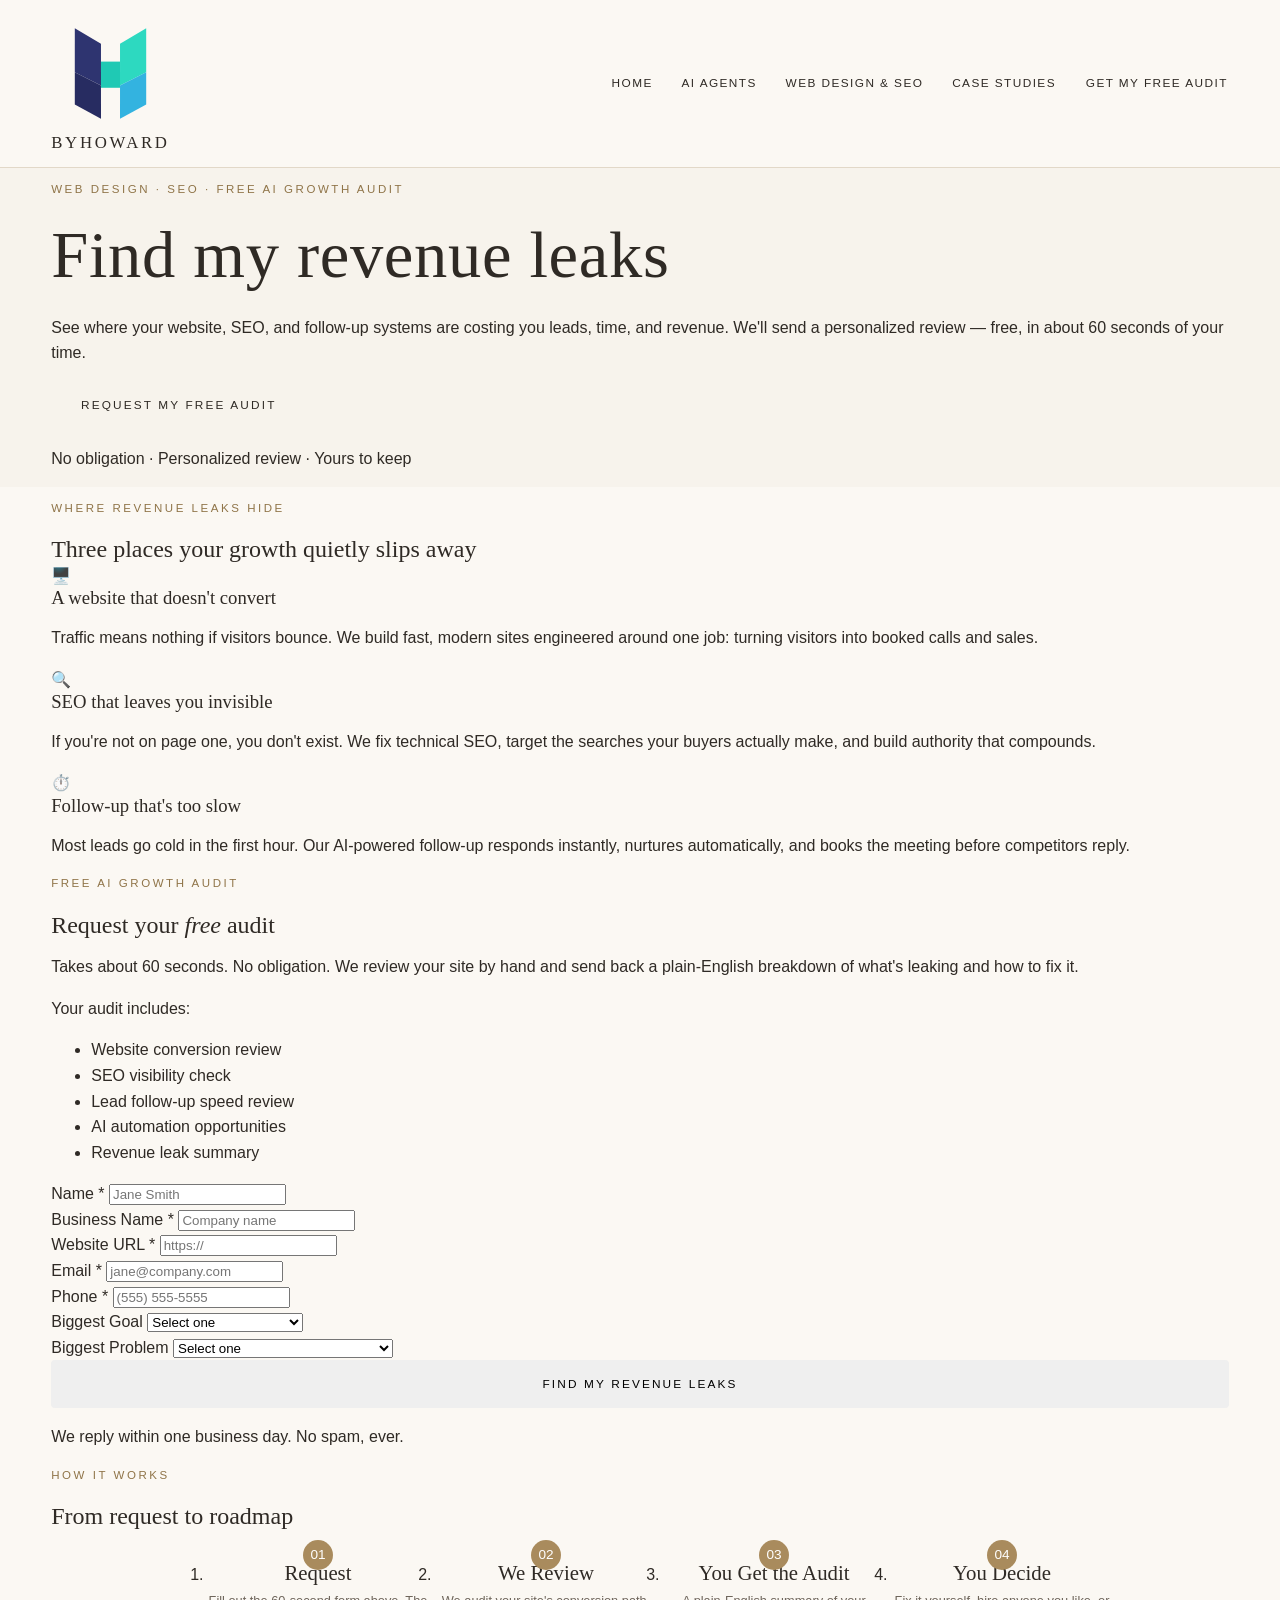
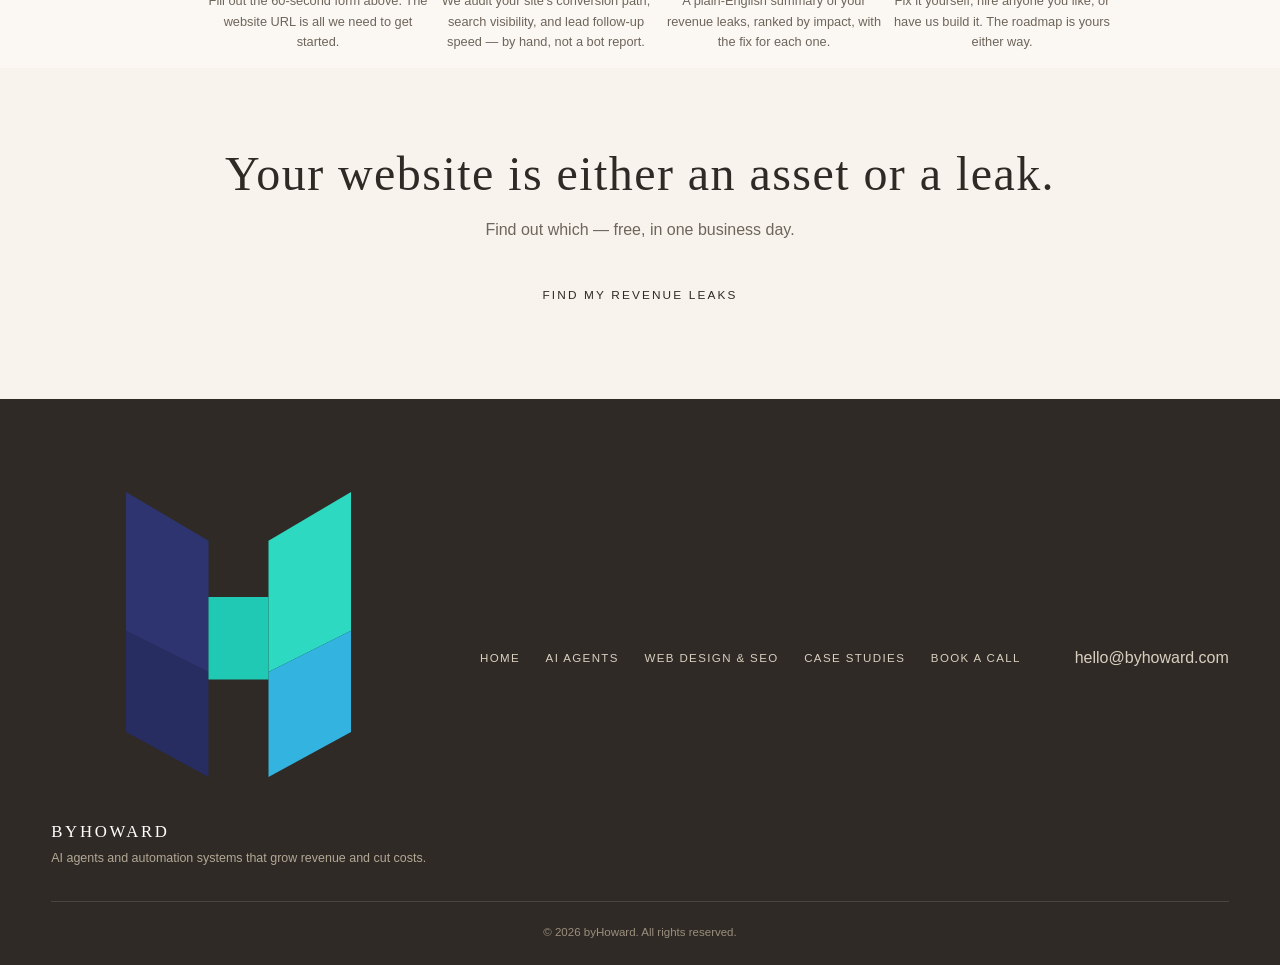
<file: web-design-seo.html>
<!DOCTYPE html>
<html lang="en">
<head>
  <meta charset="UTF-8" />
  <meta name="viewport" content="width=device-width, initial-scale=1.0" />
  <title>Web Design &amp; SEO — byHoward | Find My Revenue Leaks</title>
  <meta name="description" content="Request a free AI Growth Audit from byHoward and find where your website, SEO, and follow-up systems are leaking revenue." />
  <link rel="icon" type="image/svg+xml" href="assets/logo.svg" />
  <link rel="preconnect" href="https://fonts.googleapis.com" />
  <link rel="preconnect" href="https://fonts.gstatic.com" crossorigin />
  <link href="https://fonts.googleapis.com/css2?family=Sora:wght@400;500;600;700;800&family=Inter:wght@300;400;500;600&display=swap" rel="stylesheet" />
  <link rel="stylesheet" href="styles.css" />
</head>
<body>

  <!-- Header -->
  <header class="site-header" id="top">
    <div class="container header-inner">
      <a href="index.html" class="brand">
        <img src="assets/logo.svg" alt="byHoward logo" class="brand-logo" />
        <span class="brand-name">by<span class="accent">Howard</span></span>
      </a>
      <nav class="main-nav" aria-label="Main navigation">
        <a href="index.html" class="nav-link">Home</a>
        <a href="agents.html" class="nav-link">AI Agents</a>
        <a href="web-design-seo.html" class="nav-link active">Web Design &amp; SEO</a>
        <a href="case-studies.html" class="nav-link">Case Studies</a>
        <a href="#audit" class="btn btn-primary btn-sm nav-cta">Get My Free Audit</a>
      </nav>
      <button class="nav-toggle" aria-label="Toggle navigation" aria-expanded="false">
        <span></span><span></span><span></span>
      </button>
    </div>
  </header>

  <main>
    <!-- ============ PAGE HERO ============ -->
    <section class="hero hero-sub">
      <div class="hero-glow" aria-hidden="true"></div>
      <div class="container hero-inner">
        <p class="eyebrow reveal">Web Design &middot; SEO &middot; Free AI Growth Audit</p>
        <h1 class="reveal">Find my <span class="gradient-text">revenue leaks</span></h1>
        <p class="lede reveal">See where your website, SEO, and follow-up systems are costing you leads, time, and revenue. We'll send a personalized review — free, in about 60 seconds of your time.</p>
        <div class="hero-ctas reveal">
          <a href="#audit" class="btn btn-primary btn-lg">Request My Free Audit</a>
        </div>
        <p class="hero-note reveal">No obligation &middot; Personalized review &middot; Yours to keep</p>
      </div>
    </section>

    <!-- ============ WHERE LEAKS HIDE ============ -->
    <section class="section">
      <div class="container">
        <div class="section-head reveal">
          <p class="eyebrow">Where Revenue Leaks Hide</p>
          <h2>Three places your growth quietly slips away</h2>
        </div>
        <div class="grid grid-3">
          <article class="card reveal">
            <div class="card-icon">🖥️</div>
            <h3>A website that doesn't convert</h3>
            <p>Traffic means nothing if visitors bounce. We build fast, modern sites engineered around one job: turning visitors into booked calls and sales.</p>
          </article>
          <article class="card reveal">
            <div class="card-icon">🔍</div>
            <h3>SEO that leaves you invisible</h3>
            <p>If you're not on page one, you don't exist. We fix technical SEO, target the searches your buyers actually make, and build authority that compounds.</p>
          </article>
          <article class="card reveal">
            <div class="card-icon">⏱️</div>
            <h3>Follow-up that's too slow</h3>
            <p>Most leads go cold in the first hour. Our AI-powered follow-up responds instantly, nurtures automatically, and books the meeting before competitors reply.</p>
          </article>
        </div>
      </div>
    </section>

    <!-- ============ AUDIT FORM ============ -->
    <section class="section book alt-bg" id="audit">
      <div class="container book-inner">
        <div class="book-copy reveal">
          <p class="eyebrow">Free AI Growth Audit</p>
          <h2>Request your <em>free</em> audit</h2>
          <p>Takes about 60 seconds. No obligation. We review your site by hand and send back a plain-English breakdown of what's leaking and how to fix it.</p>
          <p class="audit-includes-label">Your audit includes:</p>
          <ul class="check-list">
            <li>Website conversion review</li>
            <li>SEO visibility check</li>
            <li>Lead follow-up speed review</li>
            <li>AI automation opportunities</li>
            <li>Revenue leak summary</li>
          </ul>
        </div>
        <form class="card book-form reveal js-lead-form" id="growth-audit-form" novalidate>
          <div class="form-row">
            <label for="audit-name">Name *</label>
            <input type="text" id="audit-name" name="name" autocomplete="name" placeholder="Jane Smith" required />
          </div>
          <div class="form-row">
            <label for="audit-business">Business Name *</label>
            <input type="text" id="audit-business" name="businessName" autocomplete="organization" placeholder="Company name" required />
          </div>
          <div class="form-row">
            <label for="audit-url">Website URL *</label>
            <input type="url" id="audit-url" name="websiteUrl" inputmode="url" placeholder="https://" required />
          </div>
          <div class="form-row">
            <label for="audit-email">Email *</label>
            <input type="email" id="audit-email" name="email" autocomplete="email" placeholder="jane@company.com" required />
          </div>
          <div class="form-row">
            <label for="audit-phone">Phone *</label>
            <input type="tel" id="audit-phone" name="phone" autocomplete="tel" placeholder="(555) 555-5555" required />
          </div>
          <div class="form-row">
            <label for="audit-goal">Biggest Goal</label>
            <select id="audit-goal" name="biggestGoal" required>
              <option value="">Select one</option>
              <option>More leads</option>
              <option>Better website</option>
              <option>Higher Google ranking</option>
              <option>Faster follow-up</option>
              <option>AI automation</option>
              <option>Not sure yet</option>
            </select>
          </div>
          <div class="form-row">
            <label for="audit-problem">Biggest Problem</label>
            <select id="audit-problem" name="biggestProblem" required>
              <option value="">Select one</option>
              <option>Website does not convert</option>
              <option>Not enough traffic</option>
              <option>Leads are not followed up quickly</option>
              <option>Too much manual work</option>
              <option>Competitors look better online</option>
              <option>I need a full growth plan</option>
            </select>
          </div>
          <button type="submit" class="btn btn-primary btn-lg btn-block">Find My Revenue Leaks</button>
          <p class="form-note">We reply within one business day. No spam, ever.</p>
          <p class="form-status" role="status" aria-live="polite"></p>
        </form>
      </div>
    </section>

    <!-- ============ HOW THE AUDIT WORKS ============ -->
    <section class="section process">
      <div class="container">
        <div class="section-head reveal">
          <p class="eyebrow">How It Works</p>
          <h2>From request to roadmap</h2>
        </div>
        <ol class="steps">
          <li class="step reveal">
            <span class="step-num">01</span>
            <h3>Request</h3>
            <p>Fill out the 60-second form above. The website URL is all we need to get started.</p>
          </li>
          <li class="step reveal">
            <span class="step-num">02</span>
            <h3>We Review</h3>
            <p>We audit your site's conversion path, search visibility, and lead follow-up speed — by hand, not a bot report.</p>
          </li>
          <li class="step reveal">
            <span class="step-num">03</span>
            <h3>You Get the Audit</h3>
            <p>A plain-English summary of your revenue leaks, ranked by impact, with the fix for each one.</p>
          </li>
          <li class="step reveal">
            <span class="step-num">04</span>
            <h3>You Decide</h3>
            <p>Fix it yourself, hire anyone you like, or have us build it. The roadmap is yours either way.</p>
          </li>
        </ol>
      </div>
    </section>

    <!-- ============ FINAL CTA ============ -->
    <section class="final-cta">
      <div class="container reveal">
        <h2>Your website is either an asset or a leak.</h2>
        <p>Find out which — free, in one business day.</p>
        <a href="#audit" class="btn btn-primary btn-lg">Find My Revenue Leaks</a>
      </div>
    </section>
  </main>

  <!-- Footer -->
  <footer class="site-footer">
    <div class="container footer-inner">
      <div class="footer-brand">
        <a href="index.html" class="brand">
          <img src="assets/logo.svg" alt="byHoward logo" class="brand-logo" />
          <span class="brand-name">by<span class="accent">Howard</span></span>
        </a>
        <p>AI agents and automation systems that grow revenue and cut costs.</p>
      </div>
      <nav class="footer-nav" aria-label="Footer navigation">
        <a href="index.html">Home</a>
        <a href="agents.html">AI Agents</a>
        <a href="web-design-seo.html">Web Design &amp; SEO</a>
        <a href="case-studies.html">Case Studies</a>
        <a href="index.html#book">Book a Call</a>
      </nav>
      <div class="footer-contact">
        <p><a href="mailto:hello@byhoward.com">hello@byhoward.com</a></p>
      </div>
    </div>
    <div class="container footer-bottom">
      <p>&copy; <span id="year"></span> byHoward. All rights reserved.</p>
    </div>
  </footer>

  <script src="script.js"></script>
</body>
</html>
</file>
<file: styles.css>
/* =========================================================
   Angela Bernard Hair + Brooklyn Beauty
   On-Location Bridal & Special Event Hair Team
   ========================================================= */

:root {
  --cream: #f7f3ec;
  --cream-2: #efe8dd;
  --ivory: #fbf8f3;
  --ink: #2f2a25;
  --muted: #6e655b;
  --gold: #a98b5d;
  --gold-dark: #8f7448;
  --gold-light: #c9b48f;
  --line: #e2d8c8;
  --white: #ffffff;
  --shadow: 0 18px 50px rgba(76, 60, 40, 0.14);
  --radius: 4px;
  --serif: "Cormorant Garamond", Georgia, serif;
  --sans: "Jost", "Helvetica Neue", Arial, sans-serif;
}

* { box-sizing: border-box; }

html { scroll-behavior: smooth; }

body {
  margin: 0;
  font-family: var(--sans);
  color: var(--ink);
  background: var(--ivory);
  line-height: 1.6;
  -webkit-font-smoothing: antialiased;
}

img { max-width: 100%; display: block; }

a { color: inherit; text-decoration: none; }

.container {
  width: min(1180px, 92%);
  margin-inline: auto;
}

/* ---------- Typography helpers ---------- */
h1, h2, h3 { font-family: var(--serif); font-weight: 500; line-height: 1.1; margin: 0; }

.eyebrow,
.section-label {
  font-family: var(--sans);
  text-transform: uppercase;
  letter-spacing: 0.22em;
  font-size: 0.72rem;
  color: var(--gold-dark);
  font-weight: 500;
}

.section-label {
  text-align: center;
  display: block;
  margin-bottom: 2.5rem;
}

.section-heading {
  font-family: var(--serif);
  text-align: center;
  font-size: clamp(2rem, 4vw, 2.9rem);
  letter-spacing: 0.04em;
  text-transform: uppercase;
  margin-bottom: 3rem;
  color: var(--ink);
}

/* ---------- Buttons ---------- */
.btn {
  display: inline-flex;
  flex-direction: column;
  align-items: center;
  justify-content: center;
  padding: 0.95rem 1.8rem;
  font-family: var(--sans);
  font-size: 0.74rem;
  letter-spacing: 0.18em;
  text-transform: uppercase;
  font-weight: 500;
  cursor: pointer;
  border: 1px solid transparent;
  border-radius: var(--radius);
  transition: all 0.25s ease;
  text-align: center;
  line-height: 1.3;
}

.btn-sub {
  text-transform: none;
  letter-spacing: 0.04em;
  font-size: 0.62rem;
  opacity: 0.85;
  margin-top: 2px;
}

.btn-solid {
  background: var(--gold);
  color: #fff;
  border-color: var(--gold);
}
.btn-solid:hover { background: var(--gold-dark); border-color: var(--gold-dark); }

.btn-outline {
  background: transparent;
  color: var(--ink);
  border-color: var(--gold);
}
.btn-outline:hover { background: var(--gold); color: #fff; }

.btn-block { width: 100%; }

/* ---------- Header ---------- */
.site-header {
  position: sticky;
  top: 0;
  z-index: 50;
  background: rgba(251, 248, 243, 0.96);
  backdrop-filter: blur(6px);
  border-bottom: 1px solid var(--line);
}

.header-inner {
  display: flex;
  align-items: center;
  gap: 1.5rem;
  padding: 0.9rem 0;
}

.brand-name {
  font-family: var(--serif);
  font-size: 1.05rem;
  letter-spacing: 0.16em;
  text-transform: uppercase;
  display: block;
  line-height: 1.2;
  color: var(--ink);
}
.brand-tag {
  font-size: 0.6rem;
  letter-spacing: 0.14em;
  text-transform: uppercase;
  color: var(--muted);
  display: block;
  margin-top: 4px;
}

.main-nav {
  margin-left: auto;
  display: flex;
  gap: 1.8rem;
}
.main-nav a {
  font-size: 0.74rem;
  letter-spacing: 0.12em;
  text-transform: uppercase;
  color: var(--ink);
  position: relative;
  padding: 4px 0;
}
.main-nav a::after {
  content: "";
  position: absolute;
  left: 0; bottom: 0;
  width: 0; height: 1px;
  background: var(--gold);
  transition: width 0.25s ease;
}
.main-nav a:hover::after { width: 100%; }

.header-cta { padding: 0.75rem 1.4rem; }

.nav-toggle {
  display: none;
  flex-direction: column;
  gap: 5px;
  background: none;
  border: none;
  cursor: pointer;
  padding: 6px;
}
.nav-toggle span {
  width: 24px; height: 2px;
  background: var(--ink);
  transition: 0.3s;
}

/* ---------- Hero ---------- */
.hero {
  position: relative;
  background: var(--cream);
  padding-bottom: 0;
  overflow: hidden;
}
.hero-media {
  position: absolute;
  inset: 0;
  background:
    linear-gradient(115deg, var(--cream) 0%, var(--cream) 34%, rgba(247,243,236,0.2) 46%, transparent 60%),
    url("https://images.unsplash.com/photo-1519741497674-611481863552?auto=format&fit=crop&w=1600&q=80") center/cover no-repeat;
}
.hero-overlay { position: absolute; inset: 0; background: linear-gradient(180deg, transparent 70%, rgba(247,243,236,0.6) 100%); }

.hero-grid {
  position: relative;
  z-index: 2;
  display: grid;
  grid-template-columns: 1.1fr 0.9fr;
  gap: 3rem;
  align-items: center;
  padding: 5.5rem 0 7rem;
}

.hero-copy { max-width: 520px; }
.eyebrow { display: block; margin-bottom: 1.2rem; }
.hero h1 {
  font-size: clamp(2.6rem, 5.2vw, 4.2rem);
  letter-spacing: 0.01em;
  margin-bottom: 1.5rem;
}
.hero-lead {
  color: var(--muted);
  font-size: 1rem;
  max-width: 430px;
  margin-bottom: 2.2rem;
}
.hero-actions { display: flex; gap: 1rem; flex-wrap: wrap; }
.hero-actions.center { justify-content: center; }

/* ---------- Inquiry card ---------- */
.inquiry-card {
  position: relative;
  background: var(--white);
  border-radius: 6px;
  box-shadow: var(--shadow);
  padding: 2rem 1.9rem 1.8rem;
  max-width: 360px;
  justify-self: end;
  border: 1px solid var(--line);
}
.card-close {
  position: absolute;
  top: 12px; right: 14px;
  background: none; border: none;
  font-size: 1.3rem; color: var(--muted);
  cursor: pointer; line-height: 1;
}
.inquiry-title {
  font-size: 1.5rem;
  margin-bottom: 1.4rem;
  color: var(--ink);
}
.inquiry-card label {
  display: block;
  font-size: 0.7rem;
  letter-spacing: 0.04em;
  color: var(--muted);
  margin-bottom: 5px;
  margin-top: 0.9rem;
}
.inquiry-card label:first-of-type { margin-top: 0; }
.inquiry-card input,
.inquiry-card select {
  width: 100%;
  padding: 0.7rem 0.8rem;
  border: 1px solid var(--line);
  border-radius: var(--radius);
  font-family: var(--sans);
  font-size: 0.85rem;
  color: var(--ink);
  background: var(--ivory);
}
.inquiry-card input:focus,
.inquiry-card select:focus {
  outline: none;
  border-color: var(--gold);
  background: #fff;
}
.inquiry-card .btn-block { margin-top: 1.4rem; }
.inquiry-note {
  text-align: center;
  font-size: 0.72rem;
  color: var(--muted);
  margin: 0.8rem 0 0;
}

/* ---------- Feature bar ---------- */
.feature-bar {
  position: relative;
  z-index: 3;
  background: var(--white);
  border-top: 1px solid var(--line);
  border-bottom: 1px solid var(--line);
}
.feature-bar-inner {
  display: flex;
  justify-content: space-between;
  flex-wrap: wrap;
  gap: 1rem;
  padding: 1.3rem 0;
}
.feature {
  display: flex;
  align-items: center;
  gap: 0.6rem;
  font-size: 0.74rem;
  letter-spacing: 0.16em;
  text-transform: uppercase;
  color: var(--ink);
  font-weight: 500;
  margin-inline: auto;
}
.feature-icon { color: var(--gold); font-size: 1.1rem; }

/* ---------- Stylists ---------- */
.stylists { padding: 5rem 0; background: var(--ivory); }
.stylist-grid {
  display: grid;
  grid-template-columns: 1fr 1fr;
  gap: 2rem;
  max-width: 900px;
  margin-inline: auto;
}
.stylist-card {
  display: flex;
  gap: 1.4rem;
  align-items: center;
  background: var(--white);
  border: 1px solid var(--line);
  border-radius: 6px;
  padding: 1.6rem;
  box-shadow: 0 10px 30px rgba(76,60,40,0.06);
}
.stylist-photo {
  width: 110px;
  height: 110px;
  border-radius: 50%;
  flex-shrink: 0;
  background-size: cover;
  background-position: center;
  border: 3px solid var(--cream-2);
}
.stylist-photo--angela {
  background-image: url("https://images.unsplash.com/photo-1487412720507-e7ab37603c6f?auto=format&fit=crop&w=400&q=80");
}
.stylist-photo--brooklyn {
  background-image: url("https://images.unsplash.com/photo-1438761681033-6461ffad8d80?auto=format&fit=crop&w=400&q=80");
}
.stylist-info h3 { font-size: 1.55rem; margin-bottom: 4px; }
.stylist-role {
  font-size: 0.7rem;
  letter-spacing: 0.08em;
  text-transform: uppercase;
  color: var(--gold-dark);
  margin: 0 0 0.6rem;
}
.stylist-bio { font-size: 0.86rem; color: var(--muted); margin: 0; }

/* ---------- Services ---------- */
.services { padding: 5rem 0; background: var(--cream); }
.service-grid {
  display: grid;
  grid-template-columns: repeat(5, 1fr);
  gap: 1.2rem;
}
.service-card {
  background: var(--white);
  border: 1px solid var(--line);
  border-radius: 6px;
  padding: 2rem 1.2rem;
  text-align: center;
  transition: transform 0.25s ease, box-shadow 0.25s ease;
}
.service-card:hover {
  transform: translateY(-6px);
  box-shadow: var(--shadow);
}
.service-icon {
  font-size: 2rem;
  color: var(--gold);
  margin-bottom: 1rem;
}
.service-card h3 { font-size: 1.35rem; margin-bottom: 0.6rem; }
.service-card p { font-size: 0.82rem; color: var(--muted); margin: 0; }

/* ---------- How It Works ---------- */
.how-it-works { padding: 5rem 0; background: var(--ivory); }
.steps {
  display: flex;
  align-items: flex-start;
  justify-content: center;
  gap: 0.5rem;
  flex-wrap: wrap;
}
.step {
  flex: 1;
  min-width: 160px;
  max-width: 220px;
  text-align: center;
  position: relative;
  padding-top: 1rem;
}
.step-num {
  position: absolute;
  top: -6px; left: 50%;
  transform: translateX(-50%);
  width: 30px; height: 30px;
  background: var(--gold);
  color: #fff;
  border-radius: 50%;
  display: flex;
  align-items: center;
  justify-content: center;
  font-size: 0.85rem;
  font-weight: 500;
  z-index: 2;
}
.step-icon {
  width: 84px; height: 84px;
  margin: 1rem auto 1.2rem;
  border: 1px solid var(--line);
  border-radius: 50%;
  display: flex;
  align-items: center;
  justify-content: center;
  font-size: 1.8rem;
  color: var(--gold);
  background: var(--white);
}
.step h3 { font-size: 1.3rem; margin-bottom: 0.4rem; }
.step p { font-size: 0.8rem; color: var(--muted); margin: 0; }
.step-arrow {
  align-self: center;
  font-size: 2rem;
  color: var(--gold-light);
  margin-top: 3rem;
}

/* ---------- Gallery ---------- */
.gallery { padding: 5rem 0; background: var(--cream); }
.gallery-grid {
  display: grid;
  grid-template-columns: repeat(6, 1fr);
  gap: 0.8rem;
}
.gallery-item {
  aspect-ratio: 3 / 4;
  background-size: cover;
  background-position: center;
  border-radius: 4px;
  transition: filter 0.3s ease, transform 0.3s ease;
  filter: saturate(0.95);
}
.gallery-item:hover { filter: saturate(1.1); transform: scale(1.02); }
.g1 { background-image: url("https://images.unsplash.com/photo-1595476108010-b4d1f102b1b1?auto=format&fit=crop&w=500&q=80"); }
.g2 { background-image: url("https://images.unsplash.com/photo-1492106087820-71f1a00d2b11?auto=format&fit=crop&w=500&q=80"); }
.g3 { background-image: url("https://images.unsplash.com/photo-1519225421980-715cb0215aed?auto=format&fit=crop&w=500&q=80"); grid-column: span 2; aspect-ratio: 16/10; }
.g4 { background-image: url("https://images.unsplash.com/photo-1525258835942-7a13ce0b6b8e?auto=format&fit=crop&w=500&q=80"); }
.g5 { background-image: url("https://images.unsplash.com/photo-1530653333484-8e3c61a51b46?auto=format&fit=crop&w=500&q=80"); }
.g6 { background-image: url("https://images.unsplash.com/photo-1606800052052-a08af7148866?auto=format&fit=crop&w=500&q=80"); grid-column: span 2; aspect-ratio: 16/10; }
.gallery-cta { text-align: center; margin-top: 2.2rem; }

/* ---------- Notes + FAQ ---------- */
.notes-faq { padding: 5rem 0; background: var(--ivory); }
.notes-faq-grid {
  display: grid;
  grid-template-columns: 1fr 1fr;
  gap: 3.5rem;
}
.testimonials { display: flex; flex-direction: column; gap: 1.6rem; }
.testimonial { margin: 0; }
.testimonial blockquote {
  margin: 0 0 0.6rem;
  font-family: var(--serif);
  font-style: italic;
  font-size: 1.1rem;
  color: var(--ink);
  position: relative;
  padding-left: 1.4rem;
  line-height: 1.4;
}
.testimonial blockquote::before {
  content: "\201C";
  position: absolute;
  left: 0; top: -6px;
  font-size: 2rem;
  color: var(--gold-light);
}
.testimonial figcaption {
  font-size: 0.7rem;
  letter-spacing: 0.1em;
  text-transform: uppercase;
  color: var(--gold-dark);
}
.dots { display: flex; gap: 8px; margin-top: 1.4rem; }
.dot {
  width: 9px; height: 9px;
  border-radius: 50%;
  background: var(--line);
}
.dot.active { background: var(--gold); }

.accordion details {
  border-bottom: 1px solid var(--line);
  padding: 0.4rem 0;
}
.accordion summary {
  cursor: pointer;
  list-style: none;
  padding: 0.7rem 0;
  font-size: 0.9rem;
  letter-spacing: 0.02em;
  display: flex;
  justify-content: space-between;
  align-items: center;
  color: var(--ink);
}
.accordion summary::-webkit-details-marker { display: none; }
.accordion summary::after {
  content: "+";
  color: var(--gold);
  font-size: 1.2rem;
  transition: transform 0.2s ease;
}
.accordion details[open] summary::after { content: "\2013"; }
.accordion p {
  margin: 0 0 0.8rem;
  font-size: 0.85rem;
  color: var(--muted);
}

/* ---------- Final CTA ---------- */
.final-cta {
  padding: 5rem 0;
  text-align: center;
  background:
    linear-gradient(rgba(247,243,236,0.86), rgba(247,243,236,0.92)),
    url("https://images.unsplash.com/photo-1465495976277-4387d4b0b4c6?auto=format&fit=crop&w=1400&q=80") center/cover;
}
.final-cta h2 {
  font-size: clamp(2rem, 4vw, 3rem);
  letter-spacing: 0.03em;
  margin-bottom: 0.4rem;
}
.final-cta p { color: var(--muted); margin-bottom: 1.8rem; }

/* ---------- Footer ---------- */
.site-footer { background: var(--ink); color: #d9cfc0; padding: 3rem 0 1.5rem; }
.footer-inner {
  display: flex;
  justify-content: space-between;
  align-items: center;
  flex-wrap: wrap;
  gap: 1.5rem;
  padding-bottom: 2rem;
  border-bottom: 1px solid rgba(255,255,255,0.12);
}
.footer-brand .brand-name { color: #fff; }
.footer-brand p { font-size: 0.78rem; color: #b3a896; margin: 0.4rem 0 0; }
.footer-nav { display: flex; gap: 1.6rem; flex-wrap: wrap; }
.footer-nav a {
  font-size: 0.72rem;
  letter-spacing: 0.12em;
  text-transform: uppercase;
  color: #d9cfc0;
}
.footer-nav a:hover { color: var(--gold-light); }
.footer-bottom { padding-top: 1.3rem; }
.footer-bottom p { font-size: 0.72rem; color: #9a8f7e; margin: 0; text-align: center; }

/* ---------- Responsive ---------- */
@media (max-width: 1000px) {
  .service-grid { grid-template-columns: repeat(3, 1fr); }
  .hero-grid { grid-template-columns: 1fr; }
  .inquiry-card { justify-self: stretch; max-width: 440px; }
}

@media (max-width: 860px) {
  .main-nav, .header-cta { display: none; }
  .nav-toggle { display: flex; }
  .main-nav.open {
    display: flex;
    flex-direction: column;
    position: absolute;
    top: 100%; left: 0; right: 0;
    background: var(--ivory);
    padding: 1.2rem 6%;
    gap: 1rem;
    border-bottom: 1px solid var(--line);
  }
  .header-inner { position: relative; }
  .stylist-grid, .notes-faq-grid { grid-template-columns: 1fr; }
  .steps { flex-direction: column; align-items: center; }
  .step-arrow { transform: rotate(90deg); margin: 0; }
  .step { max-width: 320px; }
}

@media (max-width: 600px) {
  .service-grid { grid-template-columns: 1fr 1fr; }
  .gallery-grid { grid-template-columns: 1fr 1fr; }
  .g3, .g6 { grid-column: span 2; }
  .stylist-card { flex-direction: column; text-align: center; }
  .hero h1 { font-size: 2.4rem; }
  .footer-inner { flex-direction: column; align-items: flex-start; }
}
</file>
